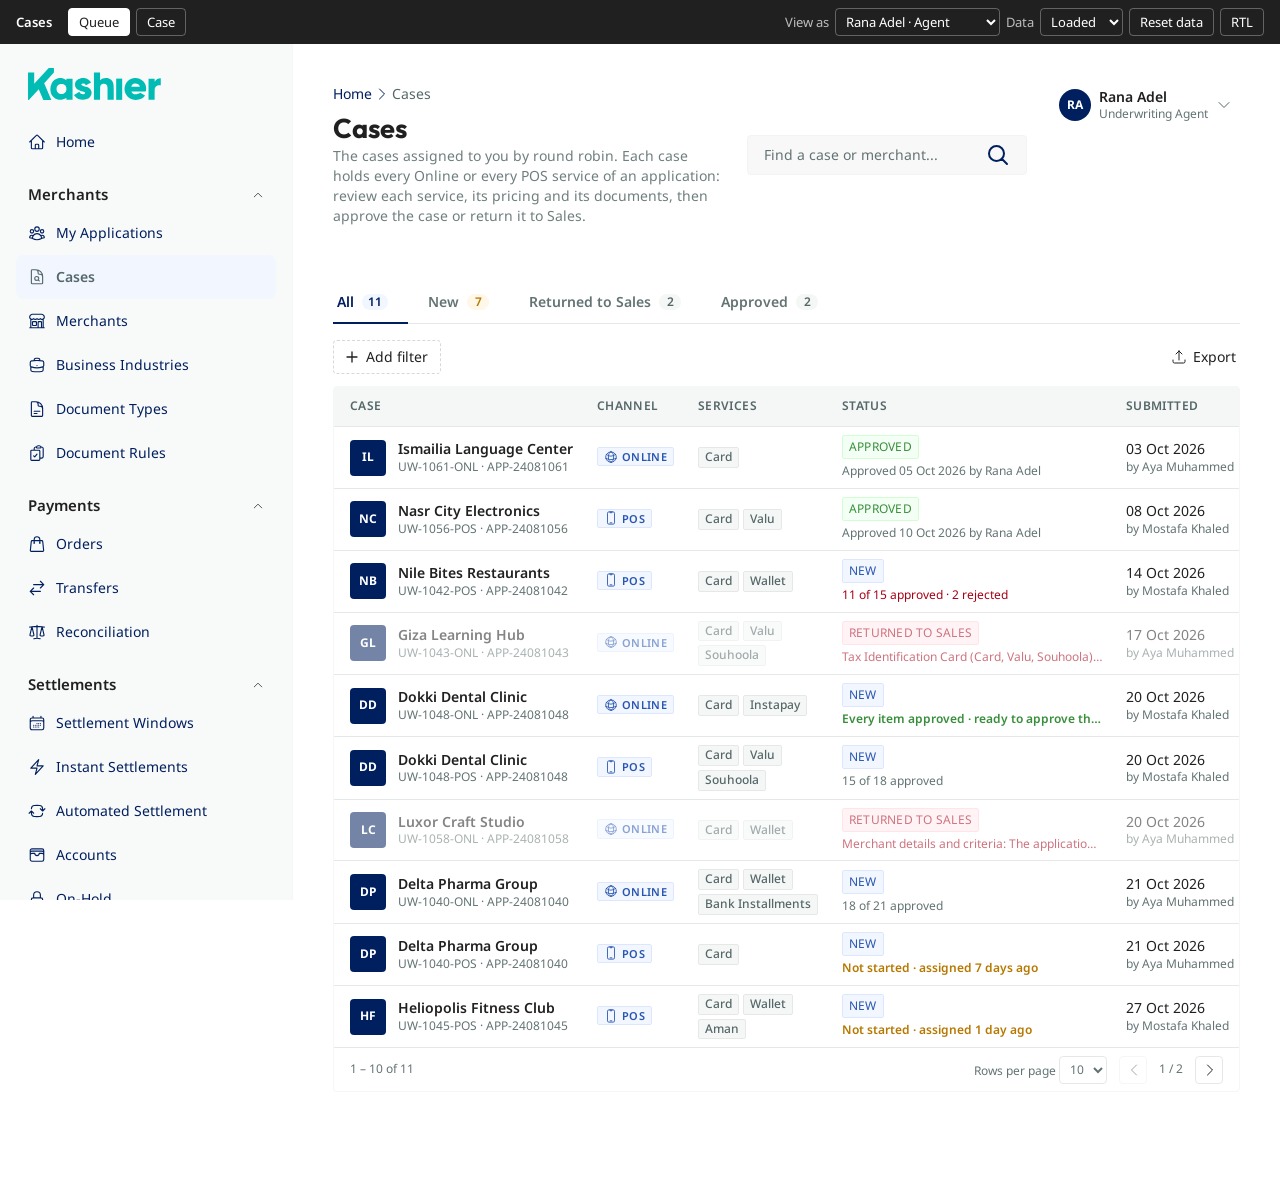
<file: index.html>
<!DOCTYPE html>
<html lang="en">
<head>
<meta charset="UTF-8">
<meta name="viewport" content="width=device-width, initial-scale=1">
<title>Kashier Cases prototype</title>
<meta http-equiv="refresh" content="0; url=cases/index.html">
</head>
<body>
<p><a href="cases/index.html">Open the Cases prototype</a></p>
</body>
</html>
</file>
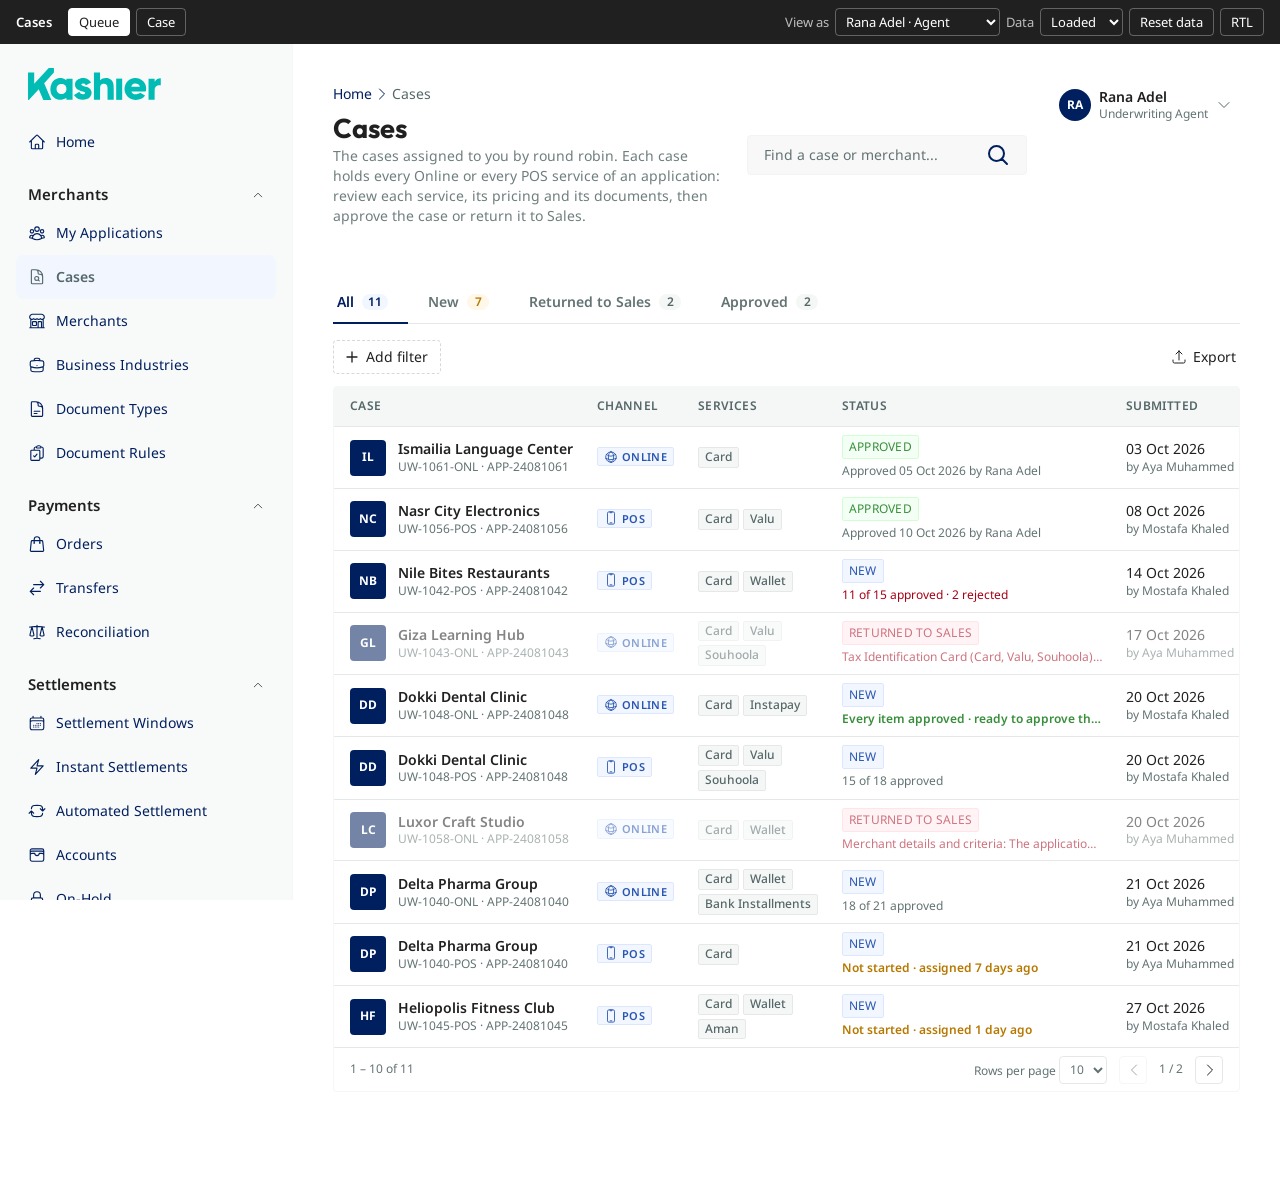
<file: cases/index.html>
<!DOCTYPE html>
<html lang="en" dir="ltr">
<head>
<meta charset="UTF-8">
<meta name="viewport" content="width=device-width, initial-scale=1">
<title>Cases</title>
<link rel="preconnect" href="https://fonts.googleapis.com">
<link rel="preconnect" href="https://fonts.gstatic.com" crossorigin>
<link href="https://fonts.googleapis.com/css2?family=Outfit:wght@400;600;700&family=Noto+Sans:wght@400;500;600;700&family=Noto+Naskh+Arabic:wght@400;600&display=swap" rel="stylesheet">
<link rel="stylesheet" href="../sales-applications/shared/base.css">
<link rel="stylesheet" href="../sales-applications/shared/sa.css">
<link rel="stylesheet" href="../components/filter-bar.css">
<style>
  /* Cases list: a list page (tables.md), one row per case */
  .wrap { max-width: 1600px; margin-inline: auto; display: flex; flex-direction: column; gap: 24px; }
  .wrap > [data-live="body"] { min-width: 0; display: flex; flex-direction: column; gap: 16px; }
  .lnav { display: flex; flex-direction: column; gap: 16px; min-width: 0; }
  .stabs { display: flex; gap: 0; overflow-x: auto; scrollbar-width: none; background: linear-gradient(var(--border), var(--border)) left bottom / 100% 1px no-repeat; background-attachment: local; }
  .stabs::-webkit-scrollbar { display: none; }
  .stabs button { display: inline-flex; align-items: center; gap: 8px; padding: 10px 20px; border: 0; background: none; font-weight: 600; color: var(--muted-fg); border-block-end: 2px solid transparent; white-space: nowrap; flex-shrink: 0; }
  .stabs button:first-child { padding-inline-start: 4px; }
  .stabs button:hover { color: var(--foreground); }
  .stabs button[aria-selected="true"] { color: var(--primary); border-color: var(--primary); }
  .stabs .c { font-size: 12px; font-weight: 600; min-width: 22px; padding: 0 6px; border-radius: 99px; background: var(--muted); color: var(--cadet-base); text-align: center; }
  .stabs [aria-selected="true"] .c { background: var(--primary-10); color: var(--primary); }
  .stabs .c.attn { background: var(--mango-10); color: var(--mango-70); }

  /* topbar search (layout.md §6b): 370px from 1440, 280px at 1280, a full-width row under the title below that */
  .hdr { flex-wrap: wrap; }
  .hdr .tsearch { align-self: center; display: flex; }
  .hdr .tsearch.kf-search { width: 280px; max-width: none; flex: 0 0 auto; }
  @media (min-width: 1440px) { .hdr .tsearch.kf-search { width: 370px; } }
  @media (max-width: 1279px) { .hdr .tsearch { order: 3; flex-basis: 100%; } .hdr .tsearch.kf-search { width: 100%; } }
  .lcard { background: var(--white); border: 1px solid var(--border-subtle); border-radius: var(--radius); min-width: 0; overflow: hidden; }

  table.dt.uwq { min-width: 940px; }
  .dt td { cursor: pointer; }
  .dt th, .dt td { padding-inline: 12px; }
  .dt th:first-child, .dt td:first-child { padding-inline-start: 16px; min-width: 250px; }
  .dt .mer { display: flex; align-items: center; gap: 12px; }
  .dt .mer .two { min-width: 0; }
  .dt .two .p { font-weight: 600; white-space: nowrap; }
  .dt .mer .two .s { white-space: nowrap; overflow: hidden; text-overflow: ellipsis; max-width: 220px; }
  .mav { width: 36px; height: 36px; border-radius: 4px; background: var(--primary); color: var(--white); display: grid; place-items: center; font-size: 12px; font-weight: 700; flex-shrink: 0; }
  .dt td.num { white-space: nowrap; }
  .dt td.go { width: 40px; padding-inline: 4px 12px; color: var(--cadet-base); }
  .dt tr:focus-visible td { background: var(--primary-10); outline: none; }
  /* returned to Sales: view only until Sales resubmits it */
  .dt tr.dim td { opacity: .55; }
  .rc.dim { opacity: .6; }
  .svcs { display: flex; flex-wrap: wrap; gap: 4px; max-width: 260px; }
  .svcs .tag { text-transform: none; letter-spacing: 0; font-weight: 500; font-size: 12px; }
  .sub2 { display: block; margin-block-start: 4px; font-size: 12px; color: var(--muted-fg); max-width: 260px; white-space: nowrap; overflow: hidden; text-overflow: ellipsis; }
  .sub2.h { color: var(--destructive); }
  .sub2.m { color: var(--mango-70); font-weight: 600; }
  .sub2.ok { color: var(--lemon-80); font-weight: 600; }
  .who { display: inline-flex; align-items: center; gap: 8px; white-space: nowrap; }
  .who .av { width: 28px; height: 28px; border-radius: 50%; background: var(--primary-10); color: var(--primary); display: grid; place-items: center; font-size: 11px; font-weight: 700; }
  .pager select { border: 1px solid var(--border); border-radius: 4px; height: 28px; padding: 0 6px; background: var(--white); }
  @media (pointer: coarse) { .pager select { height: 44px; } }
  .skel-row td span { display: block; height: 12px; border-radius: 2px; background: linear-gradient(90deg, var(--muted) 0%, #ECEEEE 50%, var(--muted) 100%); background-size: 200% 100%; animation: sk 1s linear infinite; }

  /* below 1280: record cards (lists.md §1), 2-up on tablets */
  .rcards-l { display: none; }
  @media (max-width: 1279px) {
    .tscroll { display: none; }
    .rcards-l { display: grid; grid-template-columns: 1fr; gap: 8px; padding: 12px; }
    .rc { display: flex; flex-direction: column; gap: 8px; padding: 12px; border: 1px solid var(--border); border-radius: var(--radius); background: var(--white); text-align: start; width: 100%; color: var(--foreground); }
    .rc:active { background: var(--primary-10); }
    .rc .top { display: flex; align-items: center; gap: 12px; }
    .rc .top .t { flex: 1; min-width: 0; display: flex; flex-direction: column; }
    .rc .top .t b { font-weight: 600; }
    .rc .top .t span, .rc .meta { font-size: 12px; color: var(--muted-fg); }
    .rc .meta { display: flex; flex-wrap: wrap; gap: 4px 12px; }
    .rc .svcs { max-width: none; }
  }
  @media (min-width: 768px) and (max-width: 1279px) { .rcards-l { grid-template-columns: 1fr 1fr; } }
  @media (max-width: 767px) { .pager .rpp { display: none; } }
</style>
</head>
<body>
<script src="../components/filter-bar.js"></script>
<script src="../sales-applications/shared/agent-icons.js"></script>
<script src="../sales-applications/shared/sa-core.js"></script>
<script src="shared/uw-core.js"></script>
<script src="shared/uw-queue.js"></script>
<script>
(function () {
  const { esc } = SA;
  let data = 'loaded';
  const V = {
    key: 'uw-queue', nav: 'Cases', protoTitle: 'Cases', pages: UW.PAGES, me: () => UW.me(),
    protoControls: () => `<label class="lbl" for="uwAs">View as</label><select id="uwAs">${Object.values(UW.USERS).map(u => `<option value="${u.key}" ${UW.me().key === u.key ? 'selected' : ''}>${esc(u.name)} · ${u.manager ? 'Manager' : 'Agent'}</option>`).join('')}</select><label class="lbl" for="dstate">Data</label><select id="dstate">${['loaded', 'loading', 'empty'].map(d => `<option value="${d}" ${data === d ? 'selected' : ''}>${d[0].toUpperCase() + d.slice(1)}</option>`).join('')}</select><button type="button" id="uwReset">Reset data</button>`,
    bindProto() {
      document.getElementById('uwAs').onchange = e => { UW.setMe(e.target.value); UWQueue.reset(); SA.rerender(); SA.toast('Viewing as ' + UW.me().name); };
      document.getElementById('dstate').onchange = e => { data = e.target.value; UWQueue.setData(data); SA.rerender(); };
      document.getElementById('uwReset').onclick = () => { UW.resetAll(); location.reload(); };
    },
    render() { UWQueue.render(document.getElementById('page')); },
    chg: UWQueue.chg,
    act: UWQueue.act
  };
  document.addEventListener('click', e => { const tr = e.target.closest('tr[data-href]'); if (tr) location.href = tr.dataset.href; });
  document.addEventListener('keydown', e => { const tr = e.target.closest && e.target.closest('tr[data-href]'); if (tr && (e.key === 'Enter' || e.key === ' ')) { e.preventDefault(); location.href = tr.dataset.href; } });
  SA.mount(V);
})();
</script>
</body>
</html>
</file>
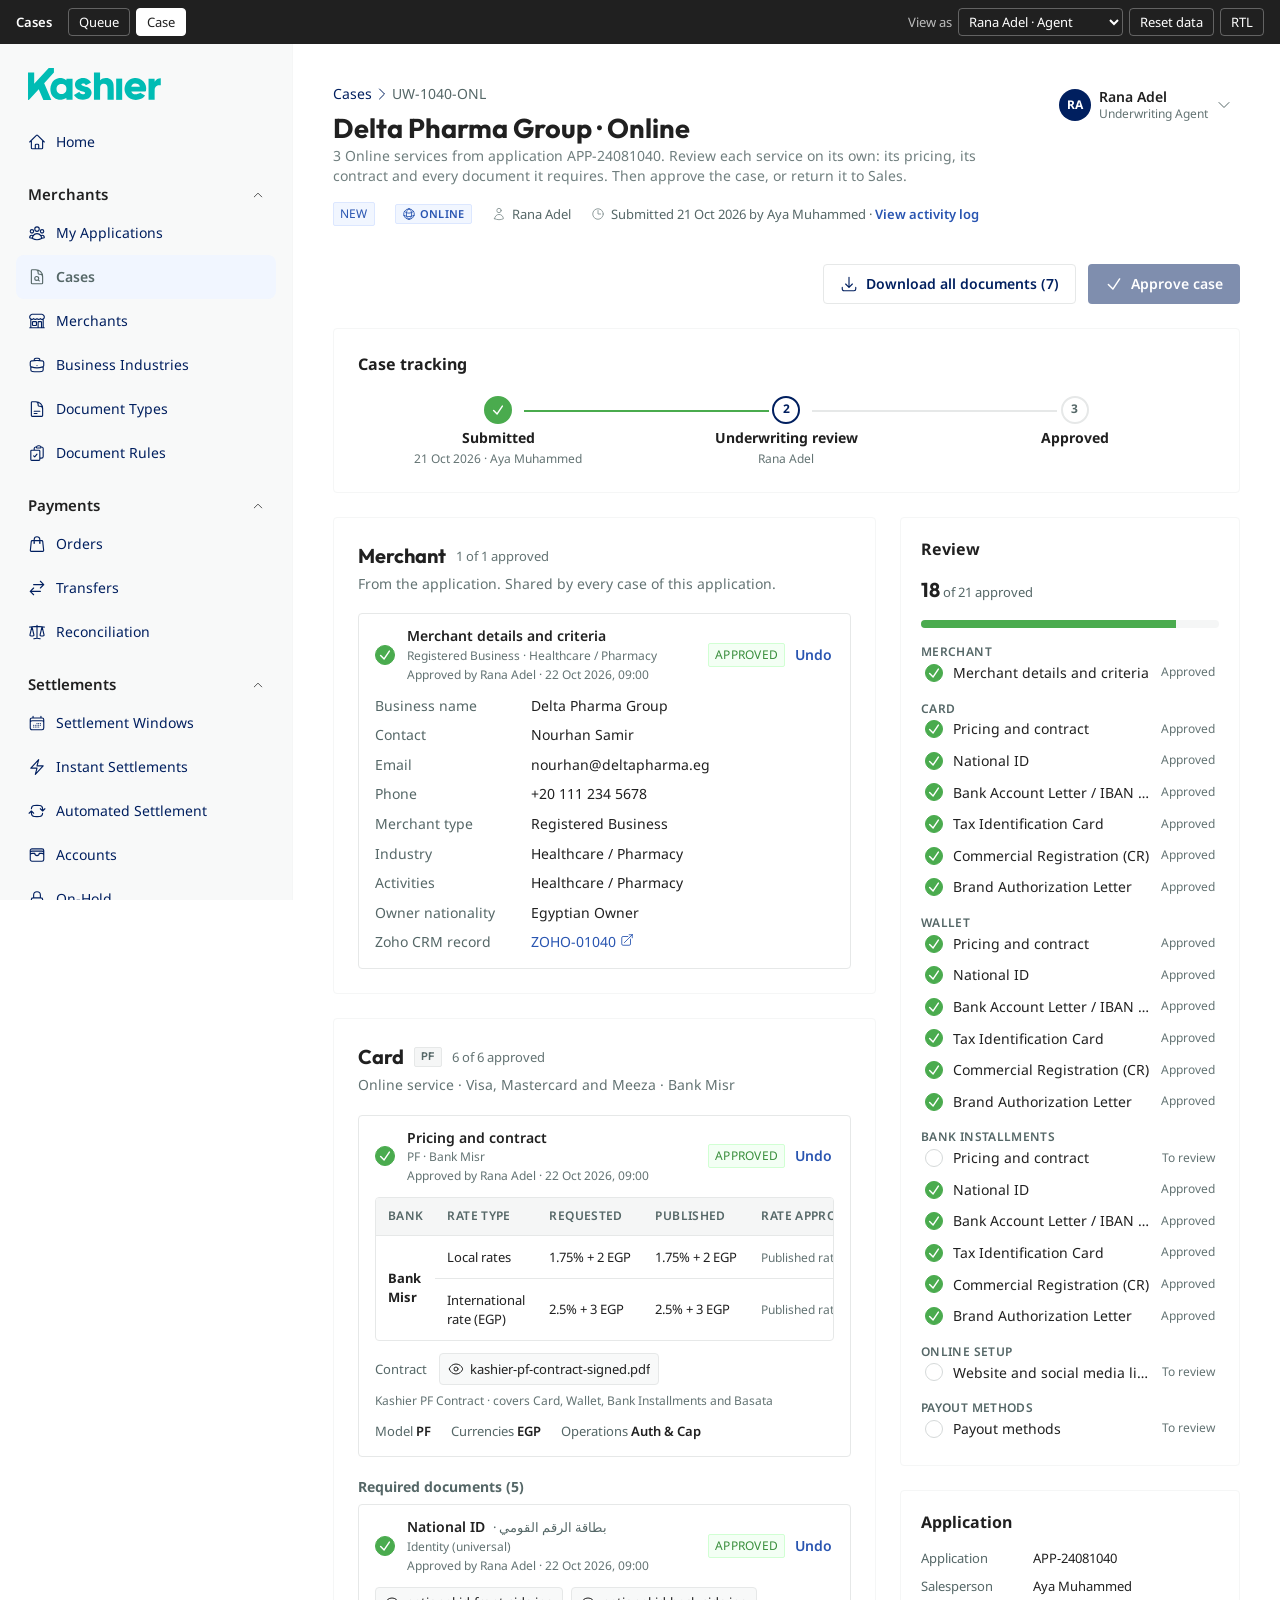
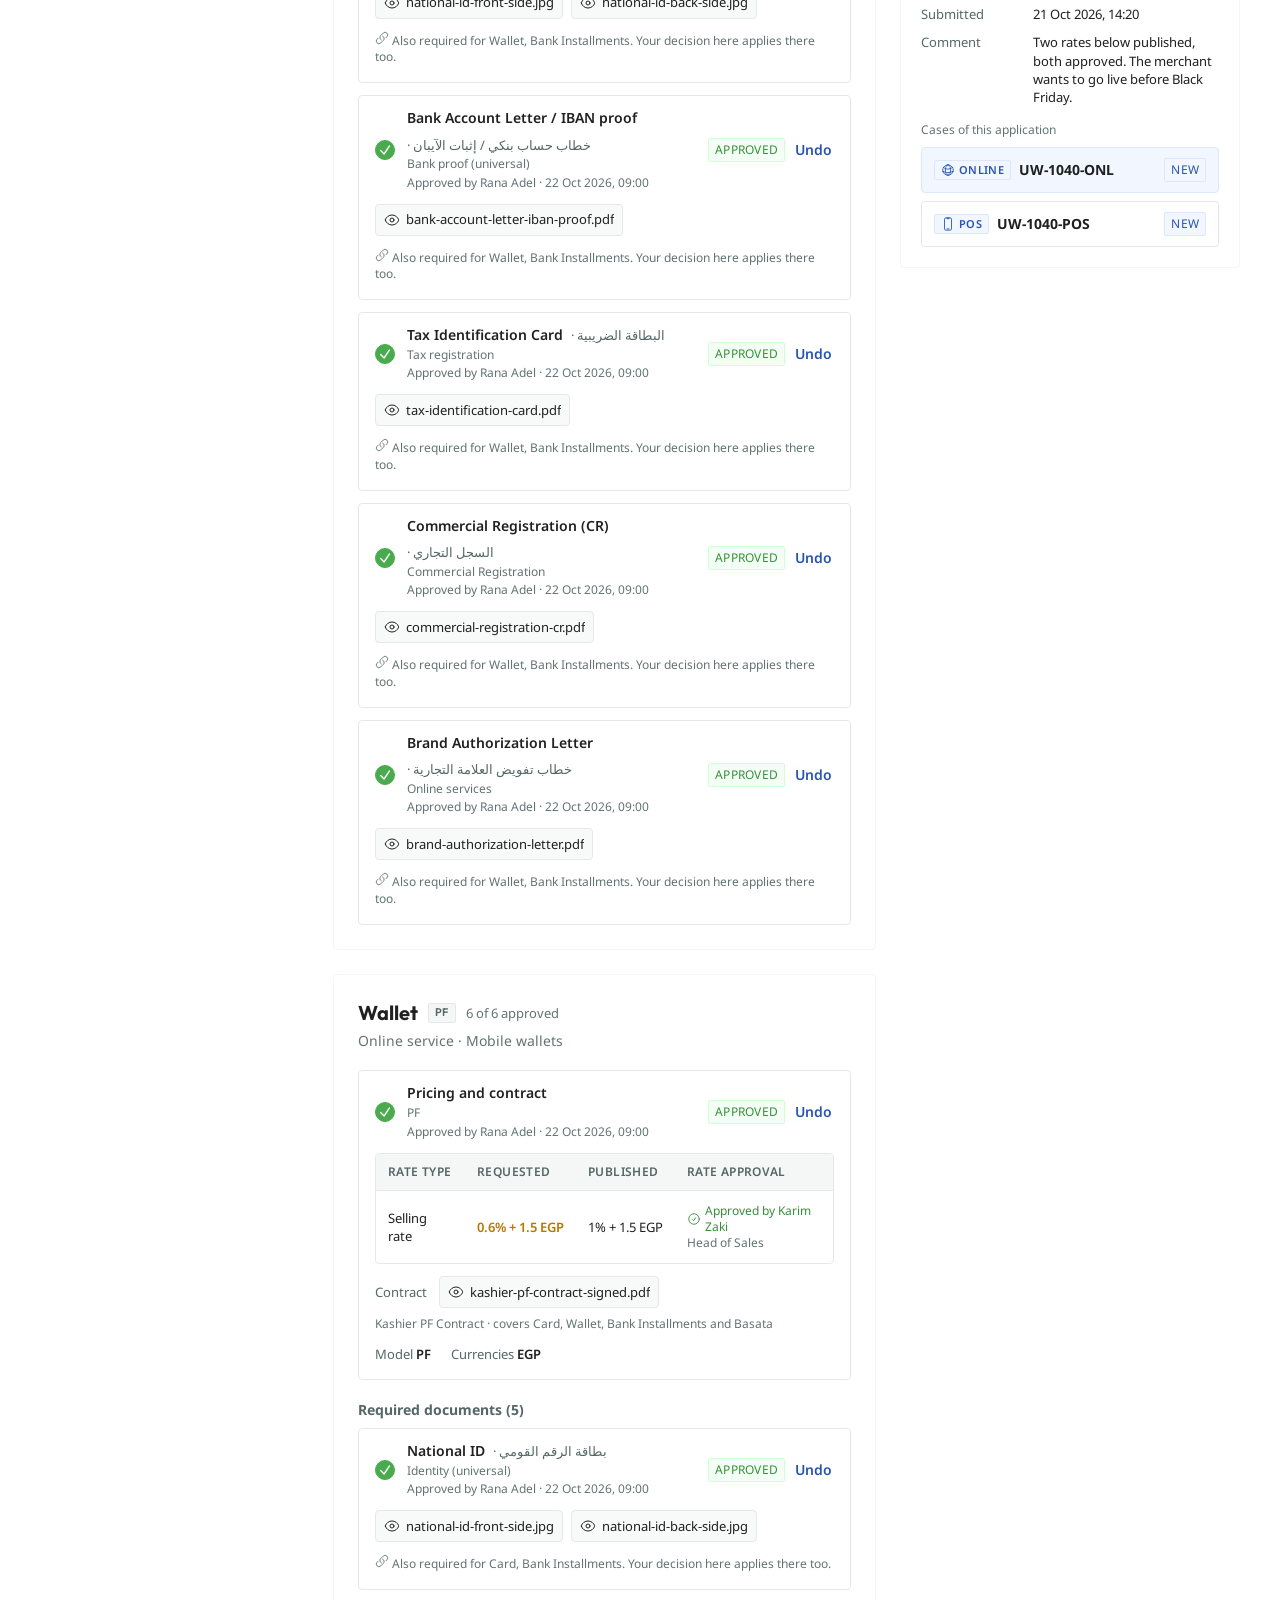
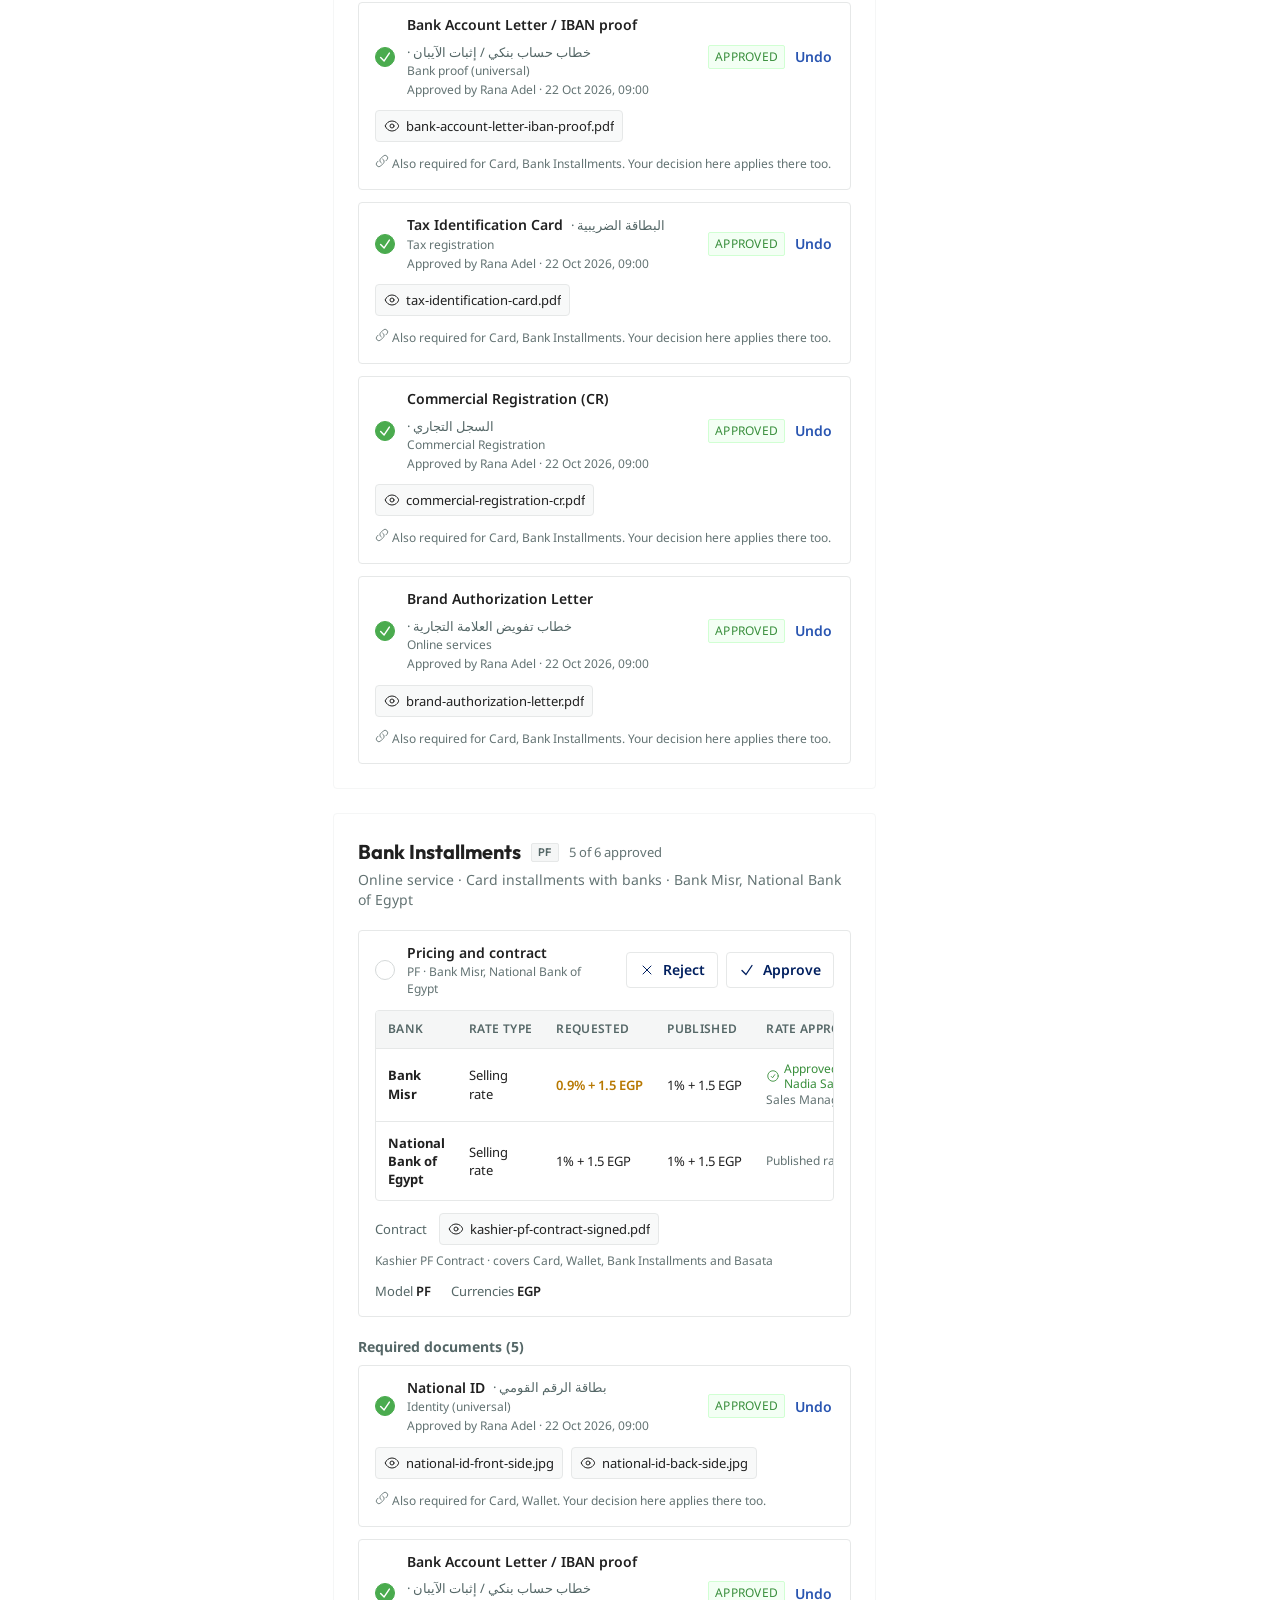
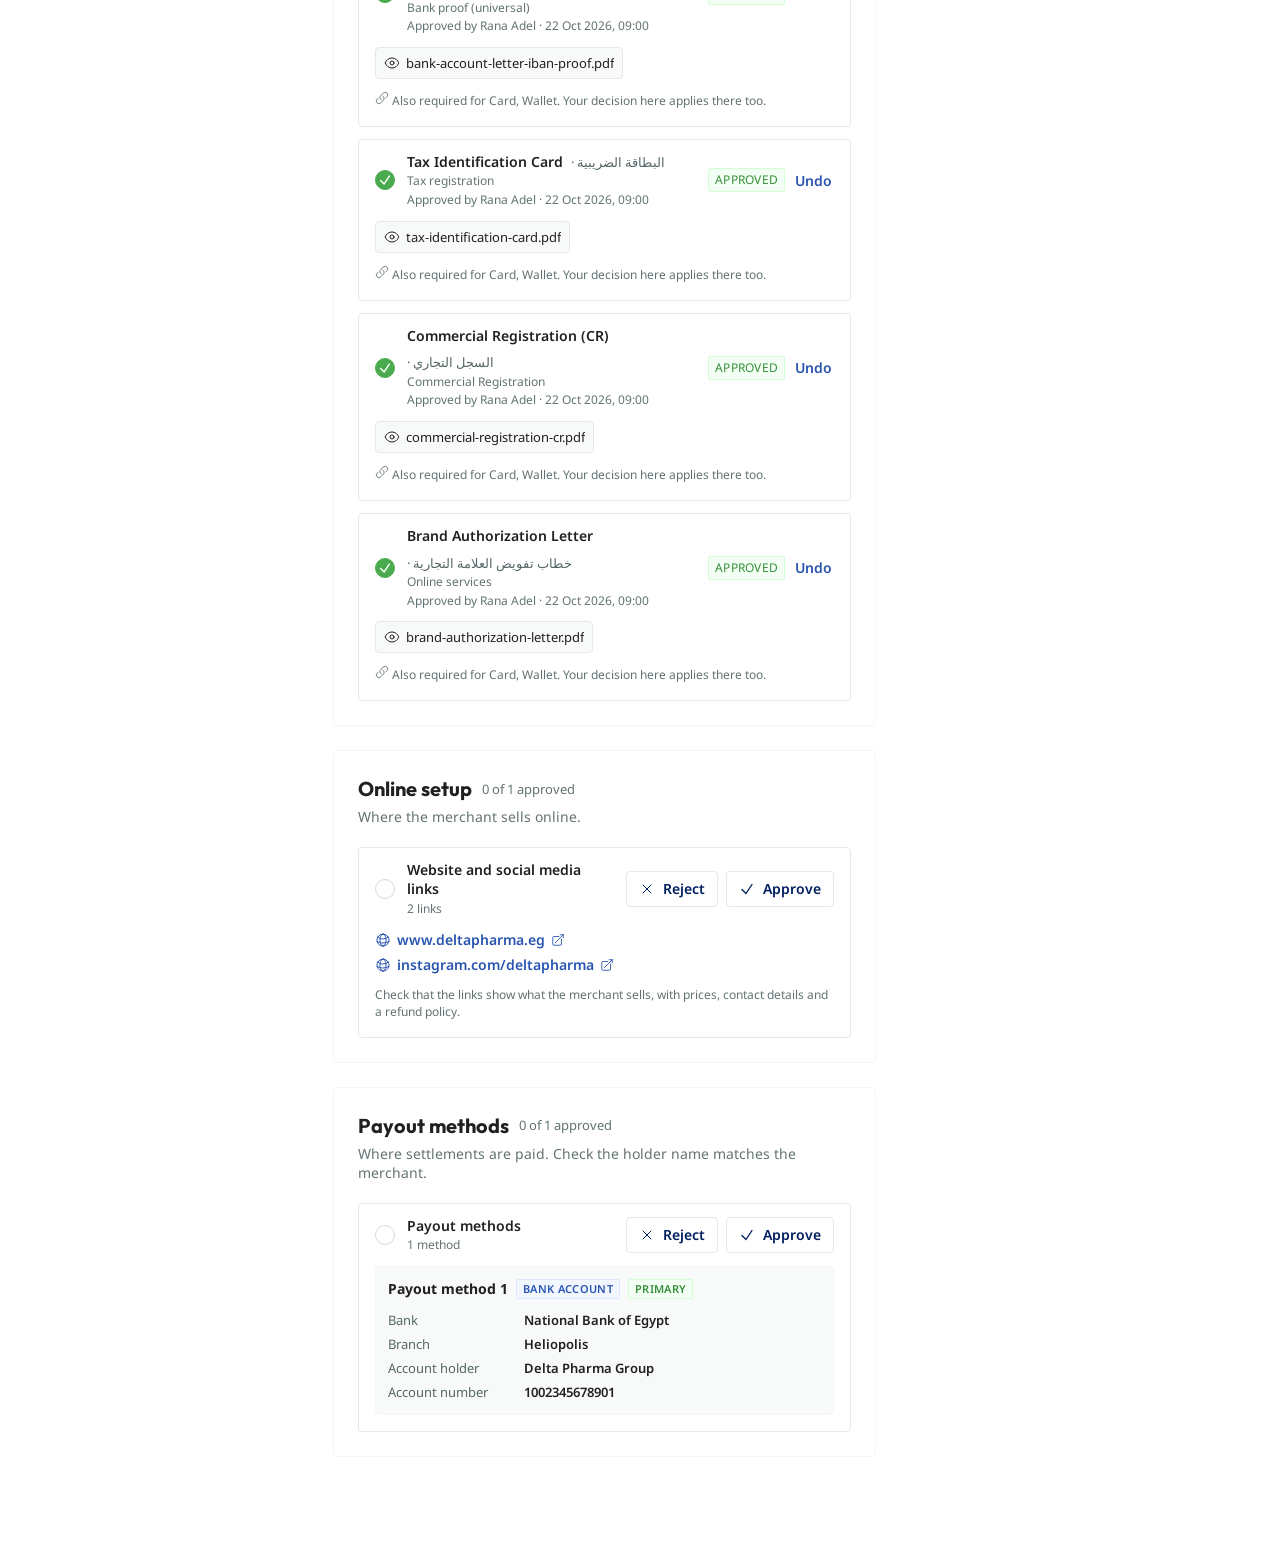
<file: cases/case.html>
<!DOCTYPE html>
<html lang="en" dir="ltr">
<head>
<meta charset="UTF-8">
<meta name="viewport" content="width=device-width, initial-scale=1">
<title>Underwriting Case</title>
<link rel="preconnect" href="https://fonts.googleapis.com">
<link rel="preconnect" href="https://fonts.gstatic.com" crossorigin>
<link href="https://fonts.googleapis.com/css2?family=Outfit:wght@400;600;700&family=Noto+Sans:wght@400;500;600;700&family=Noto+Naskh+Arabic:wght@400;600&display=swap" rel="stylesheet">
<link rel="stylesheet" href="../sales-applications/shared/base.css">
<link rel="stylesheet" href="../sales-applications/shared/sa.css">
<style>
  /* One underwriting case: a detail page (layout.md §7b, 1305), the case sections and a review aside at xl */
  .wrap { max-width: 1305px; margin-inline: auto; display: flex; flex-direction: column; gap: 24px; }
  .ph > .ph-row { justify-content: flex-end; }
  .cgrid { display: grid; gap: 24px; grid-template-columns: minmax(0, 1fr); align-items: start; }
  .cmain, .caside { display: flex; flex-direction: column; gap: 24px; min-width: 0; }
  @media (min-width: 1280px) { .cgrid { grid-template-columns: minmax(0, 1fr) 340px; } }
  /* below xl the review progress comes first, so the reviewer sees what is left before the sections */
  @media (max-width: 1279px) { .caside { order: -1; } }
  .banner.warn { border-color: var(--mango-20); background: var(--mango-10); }
  .banner.warn > svg { color: var(--mango-70); flex-shrink: 0; }
  .banner.ok > svg { color: var(--lemon-80); flex-shrink: 0; }
  .banner > svg { flex-shrink: 0; color: var(--link); }
  .banner b { display: block; }
  .rj-banner .rj li { display: flex; gap: 8px; align-items: baseline; }
  .proto-note { font-size: 12px; color: var(--muted-fg); }

  /* section heading row: title, count, then the tools on the end */
  .rvs > .sub-h { margin-block: 8px -4px; color: var(--cadet-base); }
  .sec-h .cnt { font-family: var(--font-body); font-size: 13px; font-weight: 400; color: var(--muted-fg); }
  .rvs { display: flex; flex-direction: column; gap: 12px; }
  /* one review item: name and controls on top, its content under it */
  .rv { border: 1px solid var(--border); border-radius: var(--radius); background: var(--white); scroll-margin-top: 96px; }
  .rv.bad { border-color: #FFD0D6; }
  .rv.hi { box-shadow: 0 0 0 2px var(--primary); }
  .rv-h { display: flex; align-items: center; gap: 12px; padding: 12px 16px; flex-wrap: wrap; }
  .rv-h .t { flex: 1; min-width: 200px; display: flex; flex-direction: column; gap: 2px; }
  .rv-h .t b { font-weight: 600; display: flex; align-items: center; gap: 8px; flex-wrap: wrap; }
  .rv-h .t .ar { font-size: 13px; font-weight: 400; color: var(--cadet-base); }
  .rv-h .t .m { font-size: 12px; color: var(--muted-fg); }
  .rv-a { display: flex; align-items: center; gap: 8px; flex-wrap: wrap; }
  .rv-b { padding: 0 16px 16px; display: flex; flex-direction: column; gap: 12px; }
  .rv-n { margin: 0 16px 12px; padding: 10px 12px; border-radius: var(--radius); font-size: 13px; display: flex; gap: 8px; align-items: flex-start; flex-wrap: wrap; }
  .rv-n.bad { background: var(--error-10); color: var(--destructive); }
  .rv-n.bad span { color: var(--foreground); flex: 1; min-width: 200px; }
  .rv-n.ok { background: var(--lemon-10); color: var(--lemon-80); }
  .rv-f { margin: 0 16px 12px; display: flex; gap: 8px; flex-wrap: wrap; }
  .rv-f .inp { flex: 1; min-width: 220px; }
  .vby { font-size: 12px; color: var(--muted-fg); }
  .dot { width: 20px; height: 20px; border-radius: 50%; border: 1.5px solid var(--cadet-07); display: inline-grid; place-items: center; color: var(--white); flex-shrink: 0; }
  .dot.ok { background: var(--success); border-color: var(--success); }
  .dot.flag { background: var(--destructive); border-color: var(--destructive); }
  .also { font-size: 12px; color: var(--cadet-base); display: inline-flex; gap: 4px; align-items: center; }

  /* rates */
  .rscroll { overflow-x: auto; border: 1px solid var(--border); border-radius: var(--radius); }
  .rtbl th, .rtbl td.num { white-space: nowrap; }
  .rtbl td { font-size: 13px; }
  .rtbl .below { color: var(--mango-70); font-weight: 600; }
  .svc-con { display: flex; align-items: center; gap: 8px 12px; flex-wrap: wrap; font-size: 13px; }
  .svc-con .k { color: var(--cadet-base); }
  .svc-opts { display: flex; flex-wrap: wrap; gap: 6px 20px; font-size: 13px; color: var(--cadet-base); }
  .svc-opts b { color: var(--foreground); font-weight: 600; }
  .files { display: flex; gap: 8px; flex-wrap: wrap; }
  .fbtn { display: inline-flex; align-items: center; gap: 6px; height: 32px; padding-inline: 8px; border: 1px solid var(--border); border-radius: 4px; background: var(--bg); font-size: 13px; color: var(--foreground); max-width: 280px; }
  .fbtn span { overflow: hidden; text-overflow: ellipsis; white-space: nowrap; }
  .fbtn:hover { border-color: var(--primary); color: var(--primary); }
  .fbtn:active { background: var(--primary-10); }
  .links { display: flex; flex-direction: column; gap: 6px; }
  .links a { display: inline-flex; gap: 6px; align-items: center; font-weight: 600; overflow-wrap: anywhere; }
  /* payout methods fill the frame: one method takes the full width, two or more share it, and they stack when narrow */
  .pays { display: grid; gap: 12px; grid-template-columns: repeat(auto-fit, minmax(min(100%, 300px), 1fr)); }
  .pay { border: 1px solid var(--border-subtle); background: var(--bg); border-radius: var(--radius); padding: 12px; display: flex; flex-direction: column; gap: 8px; font-size: 13px; min-width: 0; }
  .pay b { display: flex; gap: 8px; align-items: center; flex-wrap: wrap; font-size: 14px; }
  .pay .dl { grid-template-columns: minmax(120px, max-content) minmax(0, 1fr); gap: 6px 16px; margin-block-start: 4px; }
  .pay .dl dd { overflow-wrap: anywhere; }
  .pay .dl dd { font-weight: 600; }

  /* aside */
  .acard { padding: 20px; display: flex; flex-direction: column; gap: 16px; }
  .acard h2 { font-family: var(--font-body); font-size: 16px; font-weight: 700; }
  .bar { height: 8px; border-radius: 99px; background: var(--muted); overflow: hidden; display: flex; }
  .bar i { display: block; height: 100%; background: var(--success); }
  .bar i.f { background: var(--destructive); }
  .pnum { display: flex; justify-content: space-between; gap: 12px; font-size: 13px; color: var(--cadet-base); }
  .pnum b { font-size: 20px; color: var(--foreground); font-family: var(--font-display); }
  .ck { display: flex; flex-direction: column; gap: 12px; }
  .ck h3 { font-family: var(--font-body); font-size: 12px; font-weight: 600; text-transform: uppercase; letter-spacing: .03em; color: var(--cadet-base); margin-block-end: -4px; }
  .ck ul { list-style: none; margin: 0; padding: 0; display: flex; flex-direction: column; }
  .ck button { width: 100%; display: flex; align-items: center; gap: 10px; padding: 6px 4px; border: 0; background: none; text-align: start; border-radius: 4px; color: var(--foreground); }
  .ck button:hover { background: var(--primary-10); }
  .ck button:active { background: var(--ocean-20); }
  .ck button .l { flex: 1; min-width: 0; overflow: hidden; text-overflow: ellipsis; white-space: nowrap; }
  .ck button .s { font-size: 12px; color: var(--muted-fg); }
  .ck button .s.bad { color: var(--destructive); }
  .ck .dot { width: 18px; height: 18px; }
  .sib { display: flex; flex-direction: column; gap: 8px; }
  .sib a, .sib div { display: flex; align-items: center; gap: 8px; padding: 10px 12px; border: 1px solid var(--border); border-radius: var(--radius); color: var(--foreground); flex-wrap: wrap; }
  .sib a:hover { border-color: var(--primary); }
  .sib .sp { flex: 1; }
  .sib .cur { background: var(--primary-10); border-color: var(--ocean-20); }
  .aside-dl { grid-template-columns: minmax(96px, auto) 1fr; font-size: 13px; }
  .who { display: inline-flex; align-items: center; gap: 8px; }
  .who .av { width: 28px; height: 28px; border-radius: 50%; background: var(--primary-10); color: var(--primary); display: grid; place-items: center; font-size: 11px; font-weight: 700; }

  /* doc preview */
  .pv { border: 1px solid var(--border); border-radius: var(--radius); background: var(--bg); min-height: 320px; display: grid; place-items: center; text-align: center; padding: 24px; color: var(--cadet-base); }
  .pv .ei { width: 56px; height: 56px; border-radius: 50%; background: var(--primary-10); color: var(--primary); display: grid; place-items: center; margin: 0 auto 12px; }
  .btn[aria-disabled="true"] { opacity: .5; }
  /* a case returned to Sales is read-only: its content is dimmed until Sales resubmits it */
  .cgrid.dim .cmain, .cgrid.dim .caside .acard:first-child { opacity: .55; }
  @media (pointer: coarse) { .ck button, .fbtn { min-height: 44px; } }
</style>
</head>
<body>
<script src="../sales-applications/shared/agent-icons.js"></script>
<script src="../sales-applications/shared/sa-core.js"></script>
<script src="shared/uw-core.js"></script>
<script>
(function () {
  const { esc } = SA, icon = UW.icon;
  const qs = new URLSearchParams(location.search);
  const ID = qs.get('id') || 'UW-1040-ONL';
  let flagFor = '', hi = '';
  /* The review groups of a case: the merchant, then each service on its own (pricing, contract and its documents), the channel setup and the payout. */
  const groupsOf = c => [['merchant', 'Merchant']].concat(c.svcIds.map(id => ['svc:' + id, UW.nmOf(id)]), [['setup', c.ch + ' setup'], ['payout', 'Payout methods']]);
  const fmtN = v => String(Math.round(Number(v) * 100) / 100);
  const rateTxt = r => `${fmtN(r.rate)}% + ${fmtN(r.fee)} EGP`;

  /* ---------- Review controls ---------- */
  function stateChip(i) {
    if (i.state === 'ok') return '<span class="sc ok">Approved</span>';
    if (i.state === 'flag') return `<span class="sc bad">${i.auto ? 'Missing' : 'Rejected'}</span>`;
    return '<span class="sc neu">Not reviewed</span>';
  }
  const dot = st => `<span class="dot ${st === 'todo' ? '' : st}" aria-hidden="true">${st === 'ok' ? icon('tick', 'ic-14', 2.5) : st === 'flag' ? icon('x', 'ic-14', 2.5) : ''}</span>`;
  /* The same item in the other case of this application (merchant, payout, shared documents): a hint, each case is reviewed on its own. */
  function alsoIn(c, i) {
    if (i.group.startsWith('svc:') || i.key === 'web' || i.key === 'pos') return '';
    const s = UW.siblings(c).map(x => ({ x, it: UW.items(x).find(y => y.key === i.key) })).find(o => o.it && o.it.state === 'ok');
    return s ? `<span class="also">${icon('check', 'ic-14')}Approved in the ${s.x.ch} case by ${esc(s.it.by)}</span>` : '';
  }
  function rv(c, i, body, extraHead = '') {
    const can = UW.canReview(c);
    const act = !can ? stateChip(i)
      : i.state === 'ok' ? `${stateChip(i)}<button type="button" class="link-btn" data-act="cClear" data-k="${esc(i.key)}" data-l="${esc(i.label)}">Undo</button>`
      : i.state === 'flag' ? stateChip(i)
      : `<button type="button" class="btn btn-outline btn-sm" data-act="cFlagOpen" data-k="${esc(i.key)}">${icon('x', 'ic-16')}Reject</button><button type="button" class="btn btn-outline btn-sm" data-act="cVerify" data-k="${esc(i.key)}" data-l="${esc(i.label)}">${icon('tick', 'ic-16', 2)}Approve</button>`;
    const note = i.state === 'flag' ? `<div class="rv-n bad">${icon(i.auto ? 'warn' : 'xcircle', 'ic-16')}<span><b>${i.auto ? 'Missing' : 'Rejected'}:</b> ${esc(i.auto ? i.reason.replace(/\.?$/, '.') : i.reason)}${i.auto ? ' Return the case to Sales to request it.' : ''}${!i.auto && i.by ? ` <span class="vby">· ${esc(i.by)}, ${UW.fmtDT(i.at)}</span>` : ''}</span>${can && !i.auto ? `<button type="button" class="link-btn" data-act="cClear" data-k="${esc(i.key)}" data-l="${esc(i.label)}">Undo rejection</button>` : ''}</div>` : '';
    const form = flagFor === i.key ? `<div class="rv-f"><label class="sr-only" for="flagReason">Why is ${esc(i.label)} rejected?</label><input class="inp" id="flagReason" placeholder="What is wrong, and what Sales should fix" autofocus><button type="button" class="btn btn-danger btn-sm" data-act="cFlag" data-k="${esc(i.key)}" data-l="${esc(i.label)}">Reject</button><button type="button" class="btn btn-ghost btn-sm" data-act="cFlagCancel">Cancel</button></div>` : '';
    const by = i.state === 'ok' && i.by ? `<span class="vby">Approved by ${esc(i.by)} · ${UW.fmtDT(i.at)}</span>` : alsoIn(c, i);
    return `<div class="rv ${i.state === 'flag' ? 'bad' : ''} ${hi === i.key ? 'hi' : ''}" id="rv-${esc(i.key).replace(/[^\w-]/g, '_')}">
      <div class="rv-h">${dot(i.state)}<div class="t"><b>${esc(i.short || i.label)}${extraHead}</b>${i.sub ? `<span class="m">${esc(i.sub)}</span>` : ''}${by}</div><div class="rv-a">${act}</div></div>
      ${note}${form}${body ? `<div class="rv-b">${body}</div>` : ''}</div>`;
  }
  const fileBtn = (name, doc, key = '') => `<button type="button" class="fbtn" data-act="cView" data-f="${esc(name)}" data-d="${esc(doc || '')}" data-k="${esc(key)}">${icon('eye', 'ic-16')}<span>${esc(name)}</span></button>`;

  /* ---------- Sections ---------- */
  function secHead(id, title, list, sub, tools = '') {
    const done = list.filter(i => i.state === 'ok').length;
    return `<div class="sec-h"><div class="tt"><h2 id="${id}H">${title}<span class="cnt">${done} of ${list.length} approved</span></h2>${sub ? `<p>${sub}</p>` : ''}</div>${tools}</div>`;
  }
  /* Every file in the case, once each: its documents, the signed PF contracts and the store image. */
  function caseFiles(c) {
    const out = [], add = (name, what) => { if (name && !out.some(f => f.name === name)) out.push({ name, what }); };
    UW.items(c).forEach(i => {
      if (i.doc) UW.docFiles(c.app, i.doc, c).forEach(n => add(n, i.doc));
      if (i.contract) add(UW.contractFile(c.app, i.contract, c.local), i.contract);
    });
    if (c.ch === 'POS') add(c.app.storeImage, 'Store Image');
    return out;
  }
  function merchantSec(c, list) {
    const a = c.app, i = list[0];
    const dl = `<dl class="dl"><dt>Business name</dt><dd>${esc(a.biz)}</dd><dt>Contact</dt><dd>${esc(a.contact)}</dd><dt>Email</dt><dd>${esc(a.email)}</dd><dt>Phone</dt><dd><span dir="ltr">${esc(a.phone)}</span></dd>
      <dt>Merchant type</dt><dd>${esc(a.entity)}</dd><dt>Industry</dt><dd>${esc(a.industry)}</dd><dt>Activities</dt><dd>${a.activities.map(esc).join(', ')}</dd><dt>Owner nationality</dt><dd>${esc(a.owner || 'Not set')}</dd>
      <dt>Zoho CRM record</dt><dd><a href="#" target="_blank" rel="noopener">${esc(a.zoho)} ${icon('ext', 'ic-14')}</a></dd></dl>`;
    return `<section class="card sec" id="s-merchant" aria-labelledby="s-merchantH">${secHead('s-merchant', 'Merchant', list, 'From the application. Shared by every case of this application.')}<div class="rvs">${rv(c, i, dl)}</div></section>`;
  }
  /* One section per service: its pricing and contract, then every document the document rules require for this service,
     each approved or rejected here. A document two services need is reviewed under each of them. */
  function servicesSec(c, list) {
    return c.svcIds.map(id => {
      const s = c.app.svc[id], items = list.filter(i => i.svc === id), pricing = items.find(i => i.key === 'svc:' + id), docs = items.filter(i => i.doc);
      const banked = s.lines.some(l => l.bank), banks = s.lines.map(l => l.bank).filter(Boolean), sid = 's-' + id.replace(/\W/g, '');
      const rows = s.lines.map(l => l.rates.map((r, ri) => `<tr>${banked && ri === 0 ? `<td rowspan="${l.rates.length}"><b>${esc(l.bank)}</b></td>` : ''}<td>${esc(r.label)}</td><td class="num ${r.rate < r.pub ? 'below' : ''}">${rateTxt(r)}</td><td class="num">${rateTxt({ rate: r.pub, fee: r.fee })}</td>
        <td>${r.approval ? `<span class="flag ok">${icon('check', 'ic-14')}Approved by ${esc(r.approval.by)}</span><div class="hint">${esc(r.approval.role)}</div>` : '<span class="hint">Published rate</span>'}</td></tr>`).join('')).join('');
      const con = pricing.contract ? (() => { const f = UW.contractFile(c.app, pricing.contract, c.local); return `<div class="svc-con"><span class="k">Contract</span>${f ? `<div class="files">${fileBtn(f, pricing.contract, pricing.key)}</div><span class="hint">${esc(pricing.contract)}${pricing.contract === 'Kashier PF Contract' ? ' · covers Card, Wallet, Bank Installments and Basata' : ''}</span>` : `<span class="flag h">${icon('warn', 'ic-14')}The ${esc(pricing.contract)} is not attached</span>`}</div>`; })() : '';
      const pBody = `<div class="rscroll"><table class="rtbl"><thead><tr>${banked ? '<th>Bank</th>' : ''}<th>Rate type</th><th>Requested</th><th>Published</th><th>Rate approval</th></tr></thead><tbody>${rows}</tbody></table></div>${con}
        <div class="svc-opts"><span>Model <b>${esc(s.model)}</b></span><span>Currencies <b>${s.currencies.map(esc).join(', ')}</b></span>${s.ops.length ? `<span>Operations <b>${s.ops.map(esc).join(', ')}</b></span>` : ''}</div>`;
      const dBody = d => { const f = UW.docFiles(c.app, d.doc, c); return (f.length ? `<div class="files">${f.map(n => fileBtn(n, d.doc, d.key)).join('')}</div>` : '') + (d.also.length && !d.missing ? `<span class="hint">${icon('link', 'ic-14')} Also required for ${d.also.map(esc).join(', ')}. Your decision here applies there too.</span>` : ''); };
      const sub = [c.ch + ' service', UW.SVC_HINT[UW.nmOf(id)], banks.join(', ')].filter(Boolean).join(' · ');
      return `<section class="card sec" id="${sid}" aria-labelledby="${sid}H">${secHead(sid, `${esc(UW.nmOf(id))} <span class="tag">${esc(s.model)}</span>`, items, esc(sub))}
        <div class="rvs">${rv(c, pricing, pBody)}${docs.length ? `<h3 class="sub-h">Required documents (${docs.length})</h3>` : ''}${docs.map(d => rv(c, d, dBody(d), ` <span class="ar">· <bdi lang="ar">${UW.DOCS[d.doc].ar}</bdi></span>`)).join('')}</div></section>`;
    }).join('');
  }
  function setupSec(c, list) {
    const a = c.app, i = list[0];
    const body = c.ch === 'Online'
      ? `<div class="links">${a.websites.map(w => `<a href="https://${esc(w.replace(/^https?:\/\//, ''))}" target="_blank" rel="noopener">${icon('globe', 'ic-16')}${esc(w)}${icon('ext', 'ic-14')}</a>`).join('')}</div><p class="hint" style="margin:0">Check that the links show what the merchant sells, with prices, contact details and a refund policy.</p>`
      : `<dl class="dl"><dt>POS terminals</dt><dd>${a.terminals}</dd><dt>Store image</dt><dd><div class="files">${fileBtn(a.storeImage, 'Store Image', 'pos')}</div></dd></dl>`;
    return `<section class="card sec" id="s-setup" aria-labelledby="s-setupH">${secHead('s-setup', c.ch === 'Online' ? 'Online setup' : 'POS setup', list, c.ch === 'Online' ? 'Where the merchant sells online.' : 'The terminals requested and the store the bank will visit.')}<div class="rvs">${rv(c, i, body)}</div></section>`;
  }
  function payoutSec(c, list) {
    if (!list.length) return '';
    // Every detail in full, unmasked: Underwriting checks the account against the merchant and the bank letter.
    const row = (k, v, ltr) => `<dt>${k}</dt><dd>${ltr ? `<span class="num" dir="ltr">${esc(v || '—')}</span>` : esc(v || '—')}</dd>`;
    const p = c.app.payouts.map((x, n) => `<div class="pay"><b>Payout method ${n + 1}${x.name ? ': ' + esc(x.name) : ''} <span class="tag info">${x.type === 'bank' ? 'Bank account' : 'E-wallet'}</span>${n === 0 ? '<span class="tag ok">Primary</span>' : ''}</b>
      <dl class="dl">${x.type === 'bank' ? row('Bank', x.bank) + row('Branch', x.branch) + row('Account holder', x.holder) + row('Account number', x.acct, true) : row('Wallet provider', x.provider) + row('Wallet holder', x.wholder) + row('Wallet mobile number', x.mobile, true)}</dl></div>`).join('');
    return `<section class="card sec" id="s-payout" aria-labelledby="s-payoutH">${secHead('s-payout', 'Payout methods', list, 'Where settlements are paid. Check the holder name matches the merchant.')}<div class="rvs">${rv(c, list[0], `<div class="pays">${p}</div>`)}</div></section>`;
  }

  /* ---------- Header, banner, tracking, aside ---------- */
  function header(c) {
    const m = UW.me(), chev = `<svg class="ic-16" viewBox="0 0 24 24" fill="none" stroke="currentColor" stroke-width="1.5" aria-hidden="true">${AGENT_ICONS['chevron-right']}</svg>`;
    return `<header class="hdr"><div class="hdr-l"><nav class="crumb" aria-label="Breadcrumb"><a href="index.html">Cases</a>${chev}<span aria-current="page">${esc(c.id)}</span></nav>
      <h1>${esc(c.app.biz)} · ${c.ch}</h1>
      <p class="desc">${c.svcIds.length} ${c.ch} service${c.svcIds.length === 1 ? '' : 's'} from application ${esc(c.app.id)}. Review each service on its own: its pricing, its contract and every document it requires. Then approve the case, or return it to Sales.</p>
      <div class="ph-meta">${UW.chip(c.status)}${UW.chTag(c.ch)}<span class="mi">${icon('user', 'ic-14')}<span>${esc(c.assignee)}</span></span><span class="mi">${icon('clock', 'ic-14')}<span>Submitted ${UW.fmtDate(c.app.submittedAt)} by ${esc(c.app.sales)} · <button type="button" class="link-btn" data-act="cLog">View activity log</button></span></span></div>
      </div><button type="button" class="profile" aria-label="Account: ${esc(m.name)}"><span class="pav">${m.init}</span><span class="pdata"><span class="pname">${esc(m.name)}</span><span class="pmail">${esc(m.role)}</span></span>${icon('chevron', 'ic-16')}</button></header>`;
  }
  function actions(c) {
    const m = UW.me(), out = [], files = caseFiles(c).length;
    if (files) out.push(`<button type="button" class="btn btn-outline" data-act="cDlAll" title="Every document, signed contract and the store image of this case, as one zip">${icon('download', 'ic')}Download all documents (${files})</button>`);
    if (m.manager && ['New', 'Returned to Sales'].includes(c.status)) out.push(`<button type="button" class="btn btn-outline" data-act="cAssign" aria-haspopup="menu">${icon('userplus', 'ic')}Reassign</button>`);
    // Return to Sales shows once an item is rejected or missing; Approve case needs every item approved.
    if (UW.canReview(c)) { const p = UW.progress(c); out.push(`${p.flagged.length ? `<button type="button" class="btn btn-outline-danger" data-act="cReturn" aria-disabled="${!UW.canReturn(c)}">${icon('uturn', 'ic')}Return to Sales</button>` : ''}<button type="button" class="btn btn-primary" data-act="cApprove" aria-disabled="${!p.ready}">${icon('tick', 'ic', 2)}Approve case</button>`); }
    return out.length ? `<div class="ph-row">${out.join('')}</div>` : '';
  }
  function banner(c) {
    const p = UW.progress(c), L = c.local;
    if (c.status === 'New' && !UW.canReview(c)) return `<div class="banner">${icon('info', 'ic-20')}<div><b>Assigned to ${esc(c.assignee)}. View only.</b><p>Only the assignee or the Underwriting Manager can review this case.${p.flagged.length ? ' ' + p.flagged.length + ' item' + (p.flagged.length === 1 ? ' is' : 's are') + ' rejected or missing.' : ''}</p></div></div>`;
    if (c.status === 'New' && p.flagged.length) return `<div class="banner warn">${icon('xcircle', 'ic-20')}<div><b>${p.flagged.length} item${p.flagged.length === 1 ? '' : 's'} rejected or missing</b><p>The case can't be approved while an item is rejected or missing. Undo a rejection once it is resolved, or return the case to Sales: they get every rejected item with its reason.</p></div></div>`;
    if (c.status === 'New' && p.ready) return `<div class="banner ok">${icon('check', 'ic-20')}<div><b>Every item is approved</b><p>Approve the case to approve the ${c.ch} services.</p></div></div>`;
    if (c.status === 'New' && !p.done) return `<div class="banner">${icon('user', 'ic-20')}<div><b>Assigned to ${esc(c.assignee)} by round robin on ${UW.fmtDT(c.app.submittedAt)}</b><p>Review every service, then approve the case or return it to Sales. It stays New until then.</p></div></div>`;
    if (c.status === 'Returned to Sales') { const r = L.returned; return `<div class="banner rj-banner">${icon('uturn', 'ic-20')}<div><b>Returned to Sales by ${esc(r.by)} on ${UW.fmtDT(r.at)}</b><p>View only until Sales resubmits it.</p>${r.feedback ? `<p><b style="display:inline;color:var(--foreground)">Feedback:</b> ${esc(r.feedback)}</p>` : ''}<p>${r.items.length} rejected item${r.items.length === 1 ? '' : 's'} to fix:</p>
      <ul class="rj">${r.items.map(it => `<li>${icon('xcircle', 'ic-14')}<span><b style="display:inline;color:var(--foreground)">${esc(it.label)}:</b> ${esc(it.reason)}</span></li>`).join('')}</ul>
      <p style="margin-top:12px"><button type="button" class="btn btn-outline btn-sm" data-act="cResubmit">${icon('send', 'ic-16')}Simulate the Sales resubmission</button> <span class="proto-note">Prototype only</span></p></div></div>`; }
    if (c.status === 'Approved') return `<div class="banner ok">${icon('check', 'ic-20')}<div><b>Approved by ${esc(L.approved.by)} on ${UW.fmtDT(L.approved.at)}</b><p>The ${c.ch} services are approved.${L.approved.comment ? ' Comment: ' + esc(L.approved.comment) : ''} Underwriting's part of this case is done.</p></div></div>`;
    return '';
  }
  function tracking(c) {
    const L = c.local, ret = c.status === 'Returned to Sales';
    const steps = [['Submitted', `${UW.fmtDate(c.app.submittedAt)} · ${esc(c.app.sales)}`], [ret ? 'Returned to Sales' : 'Underwriting review', ret ? UW.fmtDate(L.returned.at) : esc(c.assignee)], ['Approved', L.approved ? `${UW.fmtDate(L.approved.at)} · ${esc(L.approved.by)}` : '']];
    const cur = { New: 1, 'Returned to Sales': 1, Approved: 3 }[c.status];
    return `<div class="card sec"><h2 class="sub-h" style="font-size:16px">Case tracking</h2><ol class="track">${steps.map(([s, h], i) => `<li class="${i < cur ? 'done' : i === cur ? 'now' : ''}"><span class="d" ${ret && i === 1 ? 'style="border-color:var(--destructive);color:var(--destructive)"' : ''}>${i < cur ? icon('tick', 'ic-14', 2.5) : i + 1}</span><b>${s}</b><span class="hint">${h}</span></li>`).join('')}</ol></div>`;
  }
  function aside(c) {
    const p = UW.progress(c), pct = n => (100 * n / Math.max(1, p.total)).toFixed(1) + '%';
    const groups = groupsOf(c).map(([g, t]) => [t, p.list.filter(i => i.group === g)]).filter(x => x[1].length);
    const review = `<div class="card acard"><h2>Review</h2>
      <div class="pnum"><span><b>${p.done}</b> of ${p.total} approved</span><span>${p.flagged.length ? `<span class="flag h">${icon('xcircle', 'ic-14')}${p.flagged.length} rejected</span>` : ''}</span></div>
      <div class="bar" role="progressbar" aria-label="Items approved" aria-valuemin="0" aria-valuemax="${p.total}" aria-valuenow="${p.done}"><i style="width:${pct(p.done)}"></i><i class="f" style="width:${pct(p.flagged.length)}"></i></div>
      <div class="ck">${groups.map(([t, l]) => `<div><h3>${t}</h3><ul>${l.map(i => `<li><button type="button" data-act="cJump" data-k="${esc(i.key)}">${dot(i.state)}<span class="l">${esc(i.short || i.label)}</span><span class="s ${i.state === 'flag' ? 'bad' : ''}">${i.state === 'ok' ? 'Approved' : i.state === 'flag' ? (i.auto ? 'Missing' : 'Rejected') : 'To review'}</span></button></li>`).join('')}</ul></div>`).join('')}</div></div>`;
    const sibs = [c].concat(UW.siblings(c));
    const app = `<div class="card acard"><h2>Application</h2>
      <dl class="dl aside-dl"><dt>Application</dt><dd>${esc(c.app.id)}</dd><dt>Salesperson</dt><dd>${esc(c.app.sales)}</dd><dt>Submitted</dt><dd>${UW.fmtDT(c.app.submittedAt)}</dd>${c.app.comment ? `<dt>Comment</dt><dd>${esc(c.app.comment)}</dd>` : ''}</dl>
      <div class="sib"><span class="hint">Cases of this application</span>${sibs.map(x => { const inner = `${UW.chTag(x.ch)}<b>${esc(x.id)}</b><span class="sp"></span>${UW.chip(x.status)}`; return x.id === c.id ? `<div class="cur" aria-current="page">${inner}</div>` : `<a href="case.html?id=${encodeURIComponent(x.id)}">${inner}</a>`; }).join('')}</div></div>`;
    return `<aside class="caside" aria-label="Review progress">${review}${app}</aside>`;
  }

  /* ---------- Overlays ---------- */
  function openLog(c) {
    SA.drawer({ size: 'md', title: 'Activity Log', sub: `${esc(c.id)} · ${c.local.events.length} events`,
      render(api) { api.body.innerHTML = `<ul class="log">${c.local.events.map(e => `<li><span class="li">${icon(e.ic || 'pencil', 'ic-16')}</span><div><div class="t num">${UW.fmtDT(e.t)}</div><div><b>${esc(e.who)}</b> ${esc(e.text)}</div>${e.detail ? `<div class="d">${esc(e.detail)}</div>` : ''}</div></li>`).join('')}</ul>`; } });
  }
  function openDoc(c, file, doc, key) {
    const it = UW.items(c).find(i => i.key === key);
    SA.drawer({ size: 'md', title: esc(file), sub: esc(doc) + ' · uploaded by ' + esc(c.app.sales),
      render(api) {
        api.body.innerHTML = `<div class="pv"><div><span class="ei">${icon('doc', 'ic-24')}</span><b>${esc(file)}</b><p class="hint" style="margin:4px 0 0">The file preview opens here in the portal.</p></div></div>
          <dl class="dl"><dt>Document</dt><dd>${esc(doc)}</dd><dt>Uploaded</dt><dd>${UW.fmtDT(c.app.submittedAt)} by ${esc(c.app.sales)}</dd>${it ? `<dt>Review</dt><dd>${stateChip(it)}</dd>` : ''}</dl>`;
        const can = it && UW.canReview(c) && it.state === 'todo';
        api.foot.innerHTML = `<button type="button" class="btn btn-ghost" data-dl>${icon('download', 'ic')}Download</button><span class="sp"></span>${can ? `<button type="button" class="btn btn-outline" data-f>${icon('x', 'ic')}Reject</button><button type="button" class="btn btn-primary" data-v>${icon('tick', 'ic', 2)}Approve</button>` : '<button type="button" class="btn btn-outline" data-c>Close</button>'}`;
        api.foot.querySelector('[data-dl]').onclick = () => SA.toast(file + ' downloaded');
        const cl = api.foot.querySelector('[data-c]'); if (cl) cl.onclick = () => api.close();
        const v = api.foot.querySelector('[data-v]'); if (v) v.onclick = () => { UW.setReview(c, it.key, 'ok', '', it.label); api.close(true); SA.rerender(); SA.toast(it.label + ' approved'); };
        const f = api.foot.querySelector('[data-f]'); if (f) f.onclick = () => { flagFor = it.key; api.close(true); SA.rerender(); jump(it.key); };
      } });
  }
  function openAssign(c, btn) {
    const html = `<div class="menu" role="menu" style="position:static;border:0">${UW.AGENTS.map(a => `<button type="button" role="menuitem" data-a="${esc(a)}" ${a === c.assignee ? 'aria-current="true"' : ''}><span class="who"><span class="av" aria-hidden="true">${UW.initials(a)}</span>${esc(a)}</span>${a === c.assignee ? '<span class="tag ok">Current</span>' : ''}</button>`).join('')}</div>`;
    SA.popover(btn, html, el => {
      el.querySelectorAll('[data-a]').forEach(b => b.onclick = () => { const a = b.dataset.a; SA.closePop(); if (a === c.assignee) return; UW.reassign(c, a); SA.rerender(); SA.toast(`${c.id} reassigned to ${a}`); });
      el.querySelector('[data-a]').focus();
    }, { width: 260 });
  }
  function openApprove(c) {
    const p = UW.progress(c);
    if (!p.ready) { const next = p.flagged[0] || p.list.find(i => i.state !== 'ok'); SA.toast(p.flagged.length ? `${p.flagged.length} item${p.flagged.length === 1 ? ' is' : 's are'} rejected or missing: return the case to Sales, or undo a resolved rejection` : `Approve the ${p.total - p.done} remaining item${p.total - p.done === 1 ? '' : 's'} first`); if (next) jump(next.key); return; }
    const svcs = c.svcIds.map(id => { const b = c.app.svc[id].lines.map(l => l.bank).filter(Boolean); return `<li>${esc(UW.nmOf(id))}${b.length ? ' · ' + b.map(esc).join(', ') : ''}</li>`; }).join('');
    SA.modal({ title: 'Approve this case?', sub: `The ${c.ch} services of <b>${esc(c.app.biz)}</b> are approved and the case closes.`,
      body: `<ul style="margin:0;padding-inline-start:20px;display:flex;flex-direction:column;gap:4px">${svcs}</ul><div class="fld"><label for="apc">Comment <span class="opt">(optional)</span></label><textarea class="inp" id="apc" placeholder="Anything worth noting about this approval?"></textarea><span class="hint">Saved in the activity log.</span></div>`,
      foot: '<button type="button" class="btn btn-outline" data-n>Cancel</button><button type="button" class="btn btn-primary" data-y>Approve case</button>',
      bind(api) {
        api.el.querySelector('[data-n]').onclick = api.close;
        api.el.querySelector('[data-y]').onclick = () => { UW.approve(c, api.el.querySelector('#apc').value.trim()); api.close(); scrollTo(0, 0); SA.rerender(); SA.toast(`${c.id} approved`); };
      } });
  }
  function openReturn(c) {
    const rej = UW.rejectedItems(c), p = UW.progress(c), left = p.list.filter(i => i.state === 'todo');
    if (!rej.length) return;
    if (left.length) { SA.toast(`Review the ${left.length} remaining item${left.length === 1 ? '' : 's'} first: every item is approved or rejected before the case goes back to Sales`); jump(left[0].key); return; }
    SA.modal({ title: 'Return to Sales?', sub: `${esc(c.app.sales)} gets the ${c.ch} case of <b>${esc(c.app.biz)}</b> back with ${rej.length === 1 ? 'the rejected item and its reason' : `the ${rej.length} rejected items and their reasons`}.`,
      body: `<ul class="rj" style="margin:0">${rej.map(i => `<li>${icon('xcircle', 'ic-14')}<span><b style="color:var(--foreground)">${esc(i.label)}:</b> ${esc(i.reason)}</span></li>`).join('')}</ul>
        <div class="fld"><label for="rfb">Feedback to Sales</label><textarea class="inp" id="rfb" rows="3" placeholder="What Sales should do next, and anything that is already fine"></textarea><span class="hint">Required. Sent with the rejected items and saved in the activity log.</span></div>`,
      foot: '<button type="button" class="btn btn-outline" data-n>Cancel</button><button type="button" class="btn btn-danger" data-y disabled>Return to Sales</button>',
      bind(api) {
        const t = api.el.querySelector('#rfb'), y = api.el.querySelector('[data-y]');
        t.oninput = () => { y.disabled = !t.value.trim(); };
        api.el.querySelector('[data-n]').onclick = api.close;
        y.onclick = () => { UW.returnToSales(c, t.value); api.close(); scrollTo(0, 0); SA.rerender(); SA.toast(`${c.id} returned to ${c.app.sales}`); };
      } });
  }
  function jump(key) {
    hi = key; SA.rerender();
    const el = document.getElementById('rv-' + key.replace(/[^\w-]/g, '_'));
    if (el) { el.scrollIntoView({ behavior: 'smooth', block: 'start' }); const f = el.querySelector('#flagReason') || el.querySelector('button'); f && f.focus({ preventScroll: true }); }
    setTimeout(() => { if (hi === key) { hi = ''; const e2 = document.getElementById('rv-' + key.replace(/[^\w-]/g, '_')); e2 && e2.classList.remove('hi'); } }, 1600);
  }

  const cur = () => UW.get(ID);
  const V = {
    key: 'uw-case', nav: 'Cases', protoTitle: 'Cases', pages: UW.PAGES, me: () => UW.me(),
    protoControls: () => `<label class="lbl" for="uwAs">View as</label><select id="uwAs">${Object.values(UW.USERS).map(u => `<option value="${u.key}" ${UW.me().key === u.key ? 'selected' : ''}>${esc(u.name)} · ${u.manager ? 'Manager' : 'Agent'}</option>`).join('')}</select><button type="button" id="uwReset">Reset data</button>`,
    bindProto() {
      document.getElementById('uwAs').onchange = e => { UW.setMe(e.target.value); flagFor = ''; SA.rerender(); SA.toast('Viewing as ' + UW.me().name); };
      document.getElementById('uwReset').onclick = () => { UW.resetAll(); location.reload(); };
    },
    render() {
      const page = document.getElementById('page'), c = cur();
      document.title = c ? `${c.id} · ${c.app.biz}` : 'Underwriting Case';
      if (!c) { page.innerHTML = `<div class="wrap"><div class="card"><div class="empty"><span class="ei">${icon('docsearch', 'ic-24')}</span><h3>This case does not exist</h3><p>Check the case ID, or find the case in the Cases list.</p><a class="btn btn-outline btn-sm" href="index.html">Back to Cases</a></div></div></div>`; return; }
      const list = UW.items(c), of = g => list.filter(i => i.group === g);
      page.innerHTML = `<div class="wrap"><div class="ph">${header(c)}${actions(c)}</div>${banner(c)}${tracking(c)}
        <div class="cgrid ${c.status === 'Returned to Sales' ? 'dim' : ''}"><div class="cmain">${merchantSec(c, of('merchant'))}${servicesSec(c, list)}${setupSec(c, of('setup'))}${payoutSec(c, of('payout'))}</div>${aside(c)}</div></div>`;
    },
    act: {
      cLog: () => { openLog(cur()); return false; },
      cAssign: (d, el) => { openAssign(cur(), el); return false; },
      cVerify: d => { UW.setReview(cur(), d.k, 'ok', '', d.l); flagFor = ''; },
      cClear: d => { UW.setReview(cur(), d.k, 'todo', '', d.l); },
      cFlagOpen: d => { flagFor = d.k; setTimeout(() => document.getElementById('flagReason')?.focus()); },
      cFlagCancel: () => { flagFor = ''; },
      cFlag: d => { const inp = document.getElementById('flagReason'), v = inp ? inp.value.trim() : ''; if (!v) { inp && inp.classList.add('err'); inp && inp.focus(); SA.toast('Say why it is rejected, so Sales knows what to fix'); return false; } UW.setReview(cur(), d.k, 'flag', v, d.l); flagFor = ''; },
      cJump: d => { jump(d.k); return false; },
      cView: d => { openDoc(cur(), d.f, d.d, d.k); return false; },
      cDlAll: () => { const c = cur(), f = caseFiles(c); SA.toast(`${f.length} file${f.length === 1 ? '' : 's'} downloaded as ${UW.slug(c.app.biz)}-${c.ch.toLowerCase()}-documents.zip`); return false; },
      cApprove: () => { openApprove(cur()); return false; },
      cReturn: () => { openReturn(cur()); return false; },
      cResubmit: () => { const c = cur(); UW.resubmit(c); scrollTo(0, 0); SA.toast(`${c.app.sales} resubmitted ${c.id}: back in review`); }
    }
  };
  document.addEventListener('keydown', e => { if (e.key === 'Enter' && e.target.id === 'flagReason') { e.preventDefault(); document.querySelector('[data-act="cFlag"]')?.click(); } });
  SA.mount(V);
})();
</script>
</body>
</html>
</file>
<file: sales-applications/shared/base.css>
/* Filter proposals: shared shell, tokens and table (kashier-styleguide v0.17). No shadows anywhere. */
:root {
  --primary: #001F5F; --primary-hover: #103788; --primary-10: #F1F6FF; --ocean-20: #DCE7FF; --ocean-30: #C0D5FF; --link: #2955B1;
  --accent: #00BCB4;
  --destructive: #A50017; --error-10: #FFEAED;
  --warning: #FBAF1F; --warning-fg: #513500; --mango-10: #FFF7E8; --mango-20: #FFE6B6; --mango-60: #D9930E; --mango-70: #B77801;
  --success: #4AAB4E; --lemon-10: #F3FFF4; --lemon-20: #D1FFD3; --lemon-80: #388E3B;
  --foreground: #202020; --muted-fg: #637373; --cadet-base: #556767; --cadet-04: #839090; --cadet-05: #919C9C; --cadet-07: #D5D9D9;
  --border: #E6E8E8; --border-subtle: #F5F6F6; --muted: #F5F6F6; --bg: #F8F9F9; --white: #FFFFFF;
  --scrim: rgba(0, 0, 0, .4);
  --radius: 4px;
  --font-display: 'Outfit', Arial, sans-serif;
  --font-body: 'Noto Sans', Arial, sans-serif;
  --fs-xs: 14px; --fs-xxs: 12px;
  --sidebar-w: 293px;
  --ctl-h: 36px; /* filter-row control height: Customer Portal 37 rounded to the 4px grid */
}
html[lang="ar"] { --font-display: 'Cairo', Tahoma, sans-serif; --font-body: 'Noto Naskh Arabic', Tahoma, sans-serif; --fs-xs: 13px; }

* { box-sizing: border-box; }
html, body { margin: 0; }
body { font-family: var(--font-body); font-size: var(--fs-xs); line-height: 1.4; color: var(--foreground); background: var(--white); }
h1, h2, h3 { margin: 0; font-family: var(--font-display); font-weight: 700; }
button, input, select { font: inherit; color: inherit; }
button { cursor: pointer; }
a { color: var(--link); text-decoration: none; }
:focus-visible { outline: 2px solid var(--primary); outline-offset: 2px; }
[hidden] { display: none !important; }
.sr-only { position: absolute; width: 1px; height: 1px; overflow: hidden; clip: rect(0 0 0 0); white-space: nowrap; }
.ic { width: 18px; height: 18px; flex-shrink: 0; }
.ic-14 { width: 14px; height: 14px; flex-shrink: 0; }
.ic-16 { width: 16px; height: 16px; flex-shrink: 0; }
.ic-20 { width: 20px; height: 20px; flex-shrink: 0; }
.ic-24 { width: 24px; height: 24px; flex-shrink: 0; }
[dir="rtl"] .mirror { transform: scaleX(-1); }
.num { font-variant-numeric: tabular-nums; white-space: nowrap; }
.muted { color: var(--muted-fg); }
@media (prefers-reduced-motion: reduce) { *, *::before, *::after { animation-duration: 0s !important; transition-duration: 0s !important; } }

/* ---------- Proposal switcher (prototype chrome, not product UI) ---------- */
.proto { position: sticky; top: 0; z-index: 70; display: flex; align-items: center; gap: 8px 16px; flex-wrap: nowrap; overflow-x: auto; white-space: nowrap; scrollbar-width: none; min-height: 44px;
  padding: 8px 16px; background: var(--foreground); color: var(--white); font-size: 13px; }
.proto b { font-weight: 600; }
.proto a, .proto button { color: var(--white); border: 1px solid rgba(255,255,255,.3); background: none; border-radius: 4px; padding: 4px 10px; font-size: 13px; }
.proto a[aria-current="page"], .proto button[aria-pressed="true"] { background: var(--white); color: var(--foreground); border-color: var(--white); }
.proto .grp { display: flex; gap: 6px; align-items: center; flex-wrap: nowrap; flex-shrink: 0; }
.proto > b { flex-shrink: 0; }
.proto .sp { flex: 1; min-width: 8px; }
.proto::-webkit-scrollbar { display: none; }
@media (max-width: 767px) { .proto { position: static; font-size: 12px; } .proto > b { display: none; } .proto a, .proto button { padding: 2px 8px; font-size: 12px; } }

/* ---------- Shell ---------- */
.app { display: flex; min-height: calc(100vh - 44px); }
.sidebar { width: var(--sidebar-w); flex-shrink: 0; background: var(--bg); border-inline-end: 1px solid var(--border-subtle);
  padding: 24px 16px 20px; position: sticky; top: 44px; align-self: flex-start; height: calc(100vh - 44px); overflow-y: auto; }
.merchant { display: flex; align-items: center; gap: 10px; margin-block-end: 24px; }
.merchant .logo { width: 38px; height: 38px; border-radius: 4px; background: var(--primary); color: var(--white); display: grid; place-items: center; font-weight: 700; }
.merchant .nm { font-weight: 700; }
.merchant .mid { display: inline-block; font-size: 11px; color: var(--cadet-base); border: 1px solid var(--border); border-radius: 4px; padding-inline: 6px; }
.nav-grp { display: flex; flex-direction: column; gap: 4px; margin-block-start: 20px; }
.nav-grp:first-child { margin-block-start: 0; }
.nav-lbl { margin: 0 0 4px; padding-inline-start: 16px; font-size: 15px; font-weight: 600; }
.nav a { display: flex; align-items: center; gap: 10px; height: 44px; padding-inline: 12px; border-radius: 8px; color: var(--primary); }
.nav a:hover { background: var(--primary-10); }
.nav a[aria-current="page"] { color: var(--cadet-base); font-weight: 600; background: var(--primary-10); }

.main-col { flex: 1; min-width: 0; display: flex; flex-direction: column; }
.mbar { display: none; align-items: center; gap: 4px; height: 56px; padding-inline: 4px 16px; border-block-end: 1px solid var(--border-subtle); background: var(--white); }
.mbar .brand { font-family: var(--font-display); font-weight: 700; font-size: 20px; color: var(--primary); flex: 1; }
.icon-btn { width: 44px; height: 44px; display: inline-grid; place-items: center; border: 0; background: none; border-radius: 4px; color: var(--foreground); }
.icon-btn:hover { background: var(--muted); }
.nav-scrim { position: fixed; inset: 0; background: var(--scrim); z-index: 55; display: none; }
.nav-scrim.show { display: block; }
@media (max-width: 1023px) {
  .sidebar { position: fixed; inset-block: 0; inset-inline-start: 0; height: 100%; width: min(var(--sidebar-w), 86vw); z-index: 60; display: none; }
  .sidebar.open { display: block; }
  .mbar { display: flex; }
}

.container { width: 100%; padding: 16px 16px 96px; }
.wrap { max-width: 1600px; margin-inline: auto; display: flex; flex-direction: column; gap: 32px; }
@media (min-width: 768px) { .container { padding: 24px 24px 96px; } }
@media (min-width: 1024px) { .container { padding: 32px 32px 96px; } }
@media (min-width: 1280px) { .container { padding: 40px 40px 96px; } }

/* ---------- Topbar + page head ---------- */
.tb { display: flex; align-items: center; gap: 24px; min-height: 47px; }
.tb h1 { flex: 1; min-width: 0; font-size: 25px; line-height: 1.2; }
.tb-ctrls { display: none; align-items: center; gap: 24px; }
.lang-btn { border: 0; background: none; color: var(--cadet-base); padding: 8px 4px; min-height: 40px; }
.lang-btn:hover { color: var(--primary); }
.cur { display: inline-flex; align-items: center; gap: 4px; border: 1px solid var(--border); border-radius: 6px; padding: 6px 12px; }
.modechip { display: inline-flex; align-items: center; gap: 12px; padding: 8px; border-radius: 4px; border: 1px solid var(--mango-20); background: var(--mango-10); color: var(--warning-fg); white-space: nowrap; }
.modechip .trk { width: 32px; height: 16px; border-radius: 99px; background: var(--warning); position: relative; }
.modechip .trk::after { content: ""; position: absolute; top: -2px; inset-inline-start: 0; width: 20px; height: 20px; border-radius: 50%; background: var(--mango-10); border: 1px solid var(--mango-70); }
@media (min-width: 768px) { .tb h1 { font-size: 31px; } .tb-ctrls { display: flex; } }
@media (min-width: 1280px) { .tb h1 { font-size: 39px; } }

.cta-row { display: flex; justify-content: flex-end; gap: 12px; margin-block-end: -8px; }

/* ---------- Buttons ---------- */
.btn { display: inline-flex; align-items: center; justify-content: center; gap: 8px; height: 40px; padding-inline: 16px; border-radius: var(--radius);
  font-size: 14px; font-weight: 600; border: 1px solid transparent; white-space: nowrap; transition: background .12s, border-color .12s, color .12s; }
.btn-primary { background: var(--primary); color: var(--white); }
.btn-primary:hover { background: var(--primary-hover); }
.btn-outline { background: var(--white); border-color: var(--border); color: var(--primary); }
.btn-outline:hover { border-color: var(--primary); }
.btn-ghost { background: none; color: var(--primary); padding-inline: 8px; }
.btn-ghost:hover { background: var(--primary-10); }
.btn:disabled { opacity: .5; cursor: not-allowed; }
.btn-sm { height: var(--ctl-h); padding-inline: 12px; }
.btn:active { transform: translateY(1px); }

/* ---------- KPI bar ---------- */
.kpis { display: grid; grid-template-columns: repeat(2, 1fr); gap: 1px; background: var(--border-subtle); border: 1px solid var(--border-subtle); border-radius: var(--radius); overflow: hidden; }
.kpi { background: var(--white); padding: 16px; min-width: 0; }
.kpi .l { font-size: 12px; text-transform: uppercase; letter-spacing: .03em; color: var(--cadet-base); }
.kpi .v { font-family: var(--font-display); font-weight: 700; font-size: 25px; margin-block-start: 4px; }
.kpi .s { font-size: 12px; color: var(--muted-fg); }
@media (min-width: 1024px) { .kpis { grid-template-columns: repeat(4, 1fr); } .kpi .v { font-size: 31px; } }

/* Filters own what they filter: filter region + table sit in one 12px sub-stack */
.owned { display: flex; flex-direction: column; gap: 12px; min-width: 0; }

/* ---------- Table card ---------- */
.tcard { border: 1px solid var(--border-subtle); border-radius: var(--radius); background: var(--white); overflow: hidden; }
.tscroll { overflow-x: auto; }
table.dt { width: 100%; border-collapse: collapse; min-width: 880px; }
.dt th { height: 40px; padding-inline: 16px; background: var(--muted); text-align: start; font-size: 12px; font-weight: 600; text-transform: uppercase; letter-spacing: .03em; color: var(--cadet-base); white-space: nowrap; }
.dt td { height: 49px; padding: 8px 16px; border-block-start: 1px solid var(--border); vertical-align: middle; }
.dt tbody tr:hover td { background: var(--primary-10); }
.dt .two .p { display: block; }
.dt .two .s { display: block; font-size: 12px; color: var(--muted-fg); }
.dt .end { text-align: end; }
.cur-cell .c { font-size: 12px; color: var(--muted-fg); margin-inline-start: 4px; }
.sc { display: inline-block; padding: 2px 6px; border-radius: 2px; font-size: 12px; text-transform: uppercase; letter-spacing: .02em; white-space: nowrap; }
.sc.ok { background: var(--lemon-10); color: var(--lemon-80); border: 1px solid var(--lemon-20); }
.sc.bad { background: var(--error-10); color: var(--destructive); border: 1px solid #FFD0D6; }
.sc.warn { background: var(--mango-10); color: var(--mango-70); border: 1px solid var(--mango-20); }
.sc.neu { background: var(--muted); color: var(--cadet-base); border: 1px solid var(--border); }
.sc.info { background: var(--primary-10); color: var(--link); border: 1px solid var(--ocean-20); }
.pager { display: flex; align-items: center; justify-content: space-between; gap: 16px; height: 44px; padding-inline: 16px; border-block-start: 1px solid var(--border); font-size: 12px; color: var(--muted-fg); }
.pager .r { display: flex; align-items: center; gap: 12px; }
.pager button { width: 28px; height: 28px; border: 1px solid var(--border); background: var(--white); border-radius: 4px; display: inline-grid; place-items: center; color: var(--foreground); }
.pager button:disabled { opacity: .4; cursor: not-allowed; }

/* loading + empty */
.skel td span { display: block; height: 12px; border-radius: 2px; background: linear-gradient(90deg, var(--muted) 0%, #ECEEEE 50%, var(--muted) 100%); background-size: 200% 100%; animation: sk 1s linear infinite; }
@keyframes sk { from { background-position: 200% 0; } to { background-position: -200% 0; } }
.empty { padding: 56px 16px; text-align: center; display: flex; flex-direction: column; align-items: center; gap: 8px; }
.empty .ei { width: 48px; height: 48px; border-radius: 50%; background: var(--primary-10); color: var(--primary); display: grid; place-items: center; margin-block-end: 8px; }
.empty h3 { font-size: 18px; }
.empty p { margin: 0 0 8px; color: var(--muted-fg); max-width: 360px; }

/* ---------- Mobile record list (table collapses <768) ---------- */
.mlist { display: none; }
@media (max-width: 767px) {
  .tscroll { display: none; }
  .mlist { display: flex; flex-direction: column; }
  .mrow { display: flex; justify-content: space-between; gap: 12px; padding: 12px 16px; border-block-start: 1px solid var(--border); }
  .mrow:first-child { border-block-start: 0; }
  .mrow .a { font-weight: 700; }
  .mrow .t { display: flex; flex-direction: column; gap: 4px; min-width: 0; }
  .mrow .t span:last-child { font-size: 12px; color: var(--muted-fg); }
  .mrow .e { display: flex; flex-direction: column; align-items: flex-end; gap: 4px; }
  .pager .rpp { display: none; }
}
</file>
<file: sales-applications/shared/sa.css>
/* Sales Applications directions: shared pieces on top of base.css (kashier-styleguide v0.18). No shadows anywhere. */
.ell { white-space: nowrap; overflow: hidden; text-overflow: ellipsis; min-width: 0; }
.btn-danger { background: var(--destructive); color: var(--white); }
.btn-danger:hover { background: #7E0012; }
.btn-outline-danger { background: var(--white); border-color: var(--border); color: var(--destructive); }
.btn-outline-danger:hover { border-color: var(--destructive); }
.link-btn { border: 0; background: none; color: var(--link); font-weight: 600; padding: 4px 2px; border-radius: 4px; display: inline-flex; align-items: center; gap: 6px; }
.link-btn:hover { color: var(--primary-hover); text-decoration: underline; }
.link-btn.danger { color: var(--destructive); }
.link-btn:disabled { color: var(--cadet-05); cursor: not-allowed; text-decoration: none; }

/* ---------- Proto bar extras ---------- */
.proto select { background: none; color: var(--white); border: 1px solid rgba(255,255,255,.3); border-radius: 4px; padding: 3px 6px; font-size: 13px; }
.proto select option { color: var(--foreground); }
.proto .lbl { opacity: .7; }

/* ---------- Admin topbar (back office) ---------- */
.atb { display: flex; align-items: center; justify-content: flex-end; gap: 24px; min-height: 47px; }
.atb .who { display: flex; align-items: center; gap: 10px; font-weight: 600; }
.av { width: 32px; height: 32px; border-radius: 50%; background: var(--primary-10); color: var(--primary); display: inline-grid; place-items: center; font-size: 12px; font-weight: 700; flex-shrink: 0; }
.brand-word { font-family: var(--font-display); font-weight: 700; font-size: 24px; color: var(--accent); padding-inline-start: 12px; margin-block-end: 24px; display: block; }
.nav a.sub { padding-inline-start: 40px; height: 40px; }
@media (max-width: 1023px) { .atb { display: none; } }

/* ---------- Page header ---------- */
.ph { display: flex; flex-direction: column; gap: 8px; }
.crumb { display: flex; align-items: center; gap: 8px; font-size: 13px; color: var(--muted-fg); flex-wrap: wrap; }
.crumb a { color: var(--link); }
.ph h1 { font-size: 25px; line-height: 1.2; }
@media (min-width: 768px) { .ph h1 { font-size: 31px; } }
.ph .desc { margin: 0; color: var(--cadet-base); max-width: 760px; }
.ph-row { display: flex; align-items: center; gap: 12px; flex-wrap: wrap; }
.ph-row .sp { flex: 1; }
.ph-row:empty { display: none; }
/* ---------- Agent portal shell, measured from staging (agent/dashboard/document-types) ---------- */
/* Our theme (styleguide): white page, light-grey full-height sidebar (base.css .sidebar). Staging's structure stays. */
.sidebar.sidenav { padding: 20px 16px; }
.sidenav .logo { display: block; width: 145px; margin: 4px 0 20px; padding-inline-start: 12px; }
.sidenav .logo img, .mbar .mlogo { display: block; width: 100%; height: auto; }
.sidenav .routes { display: flex; flex-direction: column; }
.nlink { display: flex; align-items: center; gap: 10px; min-height: 44px; padding: 8px 12px; border-radius: 8px; color: var(--primary); font-size: 14px; line-height: 1.4; }
.nlink .ic { width: 18px; height: 18px; }
.nlink:hover { background: var(--primary-10); }
.nlink[aria-current="page"] { background: var(--primary-10); font-weight: 600; color: var(--cadet-base); }
.ngrp-t { display: flex; align-items: center; justify-content: space-between; width: 100%; margin: 16px 0 2px; padding: 4px 12px; border: 0; background: none; font-size: 15px; font-weight: 600; color: var(--foreground); border-radius: 4px; }
.ngrp-t .ic-12 { width: 12px; height: 12px; transition: transform .15s; transform: rotate(180deg); } /* expanded = chevron up, as staging */
.ngrp-t[aria-expanded="false"] .ic-12 { transform: none; }
.mbar .mlogo { width: 110px; flex: 1; max-width: 110px; margin-inline-end: auto; }
.pav { width: 32px; height: 32px; border-radius: 50%; background: var(--primary); color: var(--white); display: inline-grid; place-items: center; font-size: 12px; font-weight: 700; flex-shrink: 0; }

/* Header: no bar, no border. Start side: breadcrumb, title, description (2px apart), meta. End side: profile. */
.ph { gap: 0; }
.hdr { display: flex; justify-content: space-between; align-items: flex-start; gap: 24px; margin-block-end: 32px; }
.hdr-l { display: flex; flex-direction: column; gap: 2px; min-width: 0; flex: 1; }
.hdr .crumb { gap: 0; font-size: 14px; color: var(--cadet-base); }
.hdr .crumb a { color: var(--primary); }
.hdr .crumb svg { width: 20px; height: 20px; padding: 2px; color: var(--primary); }
[dir="rtl"] .hdr .crumb svg { transform: scaleX(-1); }
.hdr h1 { font-size: 27.2px; line-height: 1.1; color: var(--foreground); margin-block-start: 8px; }
.hdr .desc { font-size: 14px; line-height: 20px; color: #6F7E7E; max-width: 820px; }
.hdr .ph-meta { margin-block-start: 8px; }
.profile { display: flex; align-items: center; gap: 8px; padding: 4px 8px; border: 0; background: none; border-radius: 4px; text-align: start; flex-shrink: 0; color: var(--cadet-base); }
.profile:hover { background: var(--muted); }
.profile .pdata { display: flex; flex-direction: column; }
.profile .pname { font-size: 14px; font-weight: 600; color: var(--foreground); line-height: 18px; }
.profile .pmail { font-size: 12px; color: var(--muted-fg); line-height: 16px; }
@media (max-width: 1023px) { .hdr .profile { display: none; } .hdr { margin-block-end: 24px; } .hdr h1 { font-size: 25px; } }
/* Page actions: their own end-aligned row at the start of the content */
.ph > .ph-row { justify-content: flex-end; }
@media (max-width: 767px) { .ph > .ph-row .btn { flex: 1; } }
.ph-meta { display: flex; align-items: center; flex-wrap: wrap; gap: 6px 20px; font-size: 13px; color: var(--cadet-base); margin-block-start: -4px; min-height: 36px; }
.ph-meta .mi { display: inline-flex; align-items: center; gap: 6px; }
.ph-meta .mi > svg { color: var(--cadet-04); }
.ph-meta a { display: inline-flex; align-items: center; gap: 2px; font-weight: 600; }
.ph-meta .link-btn { padding: 0; font-size: 13px; }
.zoho { display: inline-flex; align-items: center; gap: 6px; font-size: 12px; color: var(--cadet-base); border: 1px solid var(--border); border-radius: 4px; padding: 2px 8px; background: var(--white); }
.zoho a { font-weight: 600; }

/* Status chip (tables.md StatusChip, also used in headers) */
.sc { display: inline-flex; align-items: center; gap: 6px; padding: 2px 6px; border-radius: 2px; font-size: 12px; text-transform: uppercase; letter-spacing: .02em; white-space: nowrap; line-height: 1.5; }
.tag { display: inline-flex; align-items: center; gap: 4px; padding: 1px 6px; border-radius: 2px; font-size: 11px; font-weight: 600; text-transform: uppercase; letter-spacing: .03em; white-space: nowrap; background: var(--muted); color: var(--cadet-base); border: 1px solid var(--border); }
.tag.req { background: var(--mango-10); color: var(--mango-70); border-color: var(--mango-20); }
.tag.ok { background: var(--lemon-10); color: var(--lemon-80); border-color: var(--lemon-20); }
.tag.info { background: var(--primary-10); color: var(--link); border-color: var(--ocean-20); }
.tag.bad { background: var(--error-10); color: var(--destructive); border-color: #FFD0D6; }
.tag.best { background: var(--lemon-10); color: var(--lemon-80); border-color: var(--lemon-20); }

/* ---------- Cards / sections ---------- */
.card { background: var(--white); border: 1px solid var(--border-subtle); border-radius: var(--radius); min-width: 0; }
.sec { padding: 24px; display: flex; flex-direction: column; gap: 20px; }
@media (max-width: 767px) { .sec { padding: 16px; } }
.sec-h { display: flex; align-items: flex-start; gap: 12px; }
.sec-h .tt { flex: 1; min-width: 0; display: flex; flex-direction: column; gap: 4px; }
.sec-h h2 { font-size: 20px; display: flex; align-items: center; gap: 10px; flex-wrap: wrap; }
.sec-h p { margin: 0; color: var(--muted-fg); }
.sub-h { font-family: var(--font-body); font-size: 14px; font-weight: 700; display: flex; align-items: center; gap: 8px; }
.grid2 { display: grid; gap: 16px; grid-template-columns: 1fr; }
.grid3 { display: grid; gap: 16px; grid-template-columns: 1fr; }
@media (min-width: 768px) { .grid2 { grid-template-columns: 1fr 1fr; } .grid3 { grid-template-columns: repeat(3, 1fr); } }

/* ---------- Form fields ---------- */
.fld { display: flex; flex-direction: column; gap: 6px; min-width: 0; }
.fld > label, .fld > .lbl { font-weight: 600; font-size: 14px; }
.req-star { color: var(--destructive); }
.fld .opt, .opt { font-weight: 400; font-size: 12px; color: var(--muted-fg); }
.fld .hint, .hint { font-size: 12px; color: var(--muted-fg); }
.ferr { display: flex; align-items: flex-start; gap: 6px; font-size: 12px; color: var(--destructive); }
.ferr:empty { display: none; }
.inp, .sel { height: 40px; width: 100%; padding-inline: 12px; border: 1px solid var(--border); border-radius: var(--radius); background: var(--white); min-width: 0; font: inherit; color: inherit; }
.sel { padding-inline-end: 32px; appearance: none; background-image: url("data:image/svg+xml,%3Csvg xmlns='http://www.w3.org/2000/svg' viewBox='0 0 24 24' fill='none' stroke='%23556767' stroke-width='1.5'%3E%3Cpath d='m19.5 8.25-7.5 7.5-7.5-7.5'/%3E%3C/svg%3E"); background-repeat: no-repeat; background-size: 16px; background-position: right 10px center; }
[dir="rtl"] .sel { background-position: left 10px center; }
textarea.inp { height: auto; min-height: 72px; padding: 10px 12px; resize: vertical; line-height: 1.4; }
.inp::placeholder, textarea.inp::placeholder { color: var(--cadet-05); }
.inp:hover, .sel:hover { border-color: var(--cadet-07); }
.inp:focus, .sel:focus { outline: 1px solid var(--primary); border-color: var(--primary); }
.inp:disabled, .sel:disabled { background: var(--muted); color: var(--muted-fg); cursor: not-allowed; }
.inp.err, .sel.err, .money.err { border-color: var(--destructive); }
.sel.is-empty { color: var(--cadet-05); }

/* money input: value + unit */
.money { display: inline-flex; align-items: stretch; border: 1px solid var(--border); border-radius: var(--radius); background: var(--white); min-width: 0; width: 100%; height: 40px; }
.money:focus-within { outline: 1px solid var(--primary); border-color: var(--primary); }
.money input { flex: 1; min-width: 0; width: 100%; border: 0; padding-inline: 10px; background: none; text-align: end; font-variant-numeric: tabular-nums; }
.money input:focus { outline: none; }
.money input::placeholder { color: var(--cadet-07); }
.money .u { display: inline-flex; align-items: center; padding-inline: 8px; color: var(--cadet-base); font-size: 12px; border-inline-start: 1px solid var(--border-subtle); background: var(--bg); border-start-end-radius: var(--radius); border-end-end-radius: var(--radius); }
.money.warn { border-color: var(--mango-60); }
.money.dis { background: var(--muted); }

/* chips (single select) */
.choice { display: flex; flex-wrap: wrap; gap: 8px; }
.choice button { height: 40px; padding-inline: 14px; border: 1px solid var(--border); background: var(--white); border-radius: var(--radius); color: var(--foreground); }
.choice button:hover { border-color: var(--primary); }
.choice button[aria-checked="true"] { border-color: var(--primary); background: var(--primary-10); color: var(--primary); font-weight: 600; }

/* checkbox row */
.cbx { display: inline-flex; align-items: center; gap: 8px; cursor: pointer; min-height: 32px; }
.cbx input { width: 16px; height: 16px; margin: 0; accent-color: var(--primary); flex-shrink: 0; }
.cbx.dis { color: var(--muted-fg); cursor: not-allowed; }

/* multi-select (activities) */
.ms { position: relative; }
.ms-btn { display: flex; align-items: center; justify-content: space-between; gap: 8px; height: 40px; width: 100%; padding-inline: 12px; border: 1px solid var(--border); border-radius: var(--radius); background: var(--white); text-align: start; }
.ms-btn:hover { border-color: var(--cadet-07); }
.ms-pop { position: absolute; z-index: 40; inset-inline: 0; top: calc(100% + 4px); background: var(--white); border: 1px solid var(--border); border-radius: var(--radius); padding: 8px; display: flex; flex-direction: column; gap: 6px; max-height: 300px; }
.ms-pop .inp { height: 36px; }
.ms-list { overflow-y: auto; display: flex; flex-direction: column; }
.ms-list label { display: flex; align-items: center; gap: 8px; padding: 8px; border-radius: 4px; cursor: pointer; }
.ms-list label:hover { background: var(--primary-10); }
.ms-list input { width: 16px; height: 16px; margin: 0; accent-color: var(--primary); }
.pills { display: flex; flex-wrap: wrap; gap: 6px; }
.pill { display: inline-flex; align-items: center; gap: 4px; height: 28px; padding-inline: 8px 4px; border: 1px solid var(--ocean-20); background: var(--primary-10); color: var(--primary); border-radius: 4px; font-size: 13px; }
.pill .n { font-size: 11px; font-weight: 700; color: var(--link); }
.pill button { border: 0; background: none; color: var(--primary); width: 20px; height: 20px; display: inline-grid; place-items: center; border-radius: 3px; padding: 0; }
.pill button:hover { background: var(--ocean-20); }

/* ---------- Switch ---------- */
.sw { position: relative; display: inline-flex; flex-shrink: 0; width: 42px; height: 24px; border-radius: 99px; border: 2px solid transparent; background: var(--cadet-04); padding: 0; }
.sw::after { content: ""; width: 20px; height: 20px; border-radius: 50%; background: var(--white); transition: transform .15s; }
.sw[aria-checked="true"] { background: var(--primary); }
.sw[aria-checked="true"]::after { transform: translateX(18px); }
[dir="rtl"] .sw[aria-checked="true"]::after { transform: translateX(-18px); }

/* ---------- Approval flags on rates ---------- */
.flag { display: inline-flex; align-items: center; gap: 4px; font-size: 12px; line-height: 1.3; }
.flag.m { color: var(--mango-70); }
.flag.h { color: var(--destructive); }
.flag.ok { color: var(--lemon-80); }
.flag.mute { color: var(--muted-fg); }
.src { font-size: 12px; color: var(--muted-fg); display: inline-flex; align-items: center; gap: 4px; }

/* ---------- Upload rows ---------- */
.ups { display: flex; flex-direction: column; border: 1px solid var(--border); border-radius: var(--radius); }
.up { display: flex; align-items: center; gap: 12px; padding: 12px 16px; border-block-start: 1px solid var(--border); min-width: 0; flex-wrap: wrap; }
.up:first-child { border-block-start: 0; }
.up .tt { flex: 1; min-width: 200px; display: flex; flex-direction: column; gap: 4px; }
.up .tt b { font-weight: 600; display: flex; align-items: center; gap: 8px; flex-wrap: wrap; }
.up .tt .ar { font-size: 13px; font-weight: 400; color: var(--cadet-base); }
.up .tt .m { font-size: 12px; color: var(--muted-fg); }
.up .acts { display: flex; align-items: center; gap: 8px; flex-wrap: wrap; }
.file { display: inline-flex; align-items: center; gap: 6px; height: 32px; padding-inline: 8px 4px; border: 1px solid var(--border); border-radius: 4px; background: var(--bg); font-size: 13px; max-width: 240px; }
.file span { overflow: hidden; text-overflow: ellipsis; white-space: nowrap; }
.file button { border: 0; background: none; width: 24px; height: 24px; display: inline-grid; place-items: center; color: var(--cadet-base); border-radius: 3px; padding: 0; }
.file button:hover { background: var(--error-10); color: var(--destructive); }
.counter { font-size: 13px; color: var(--cadet-base); padding: 10px 12px; background: var(--bg); border-radius: var(--radius); }

/* payout / contract items */
.items { display: flex; flex-direction: column; gap: 12px; }
.item { border: 1px solid var(--border); border-radius: var(--radius); padding: 16px; display: flex; flex-direction: column; gap: 16px; }
.item-h { display: flex; align-items: center; gap: 8px; flex-wrap: wrap; }
.item-h b { font-weight: 700; }
.item-h .sp { flex: 1; }
.empty-line { padding: 16px; border: 1px dashed var(--border); border-radius: var(--radius); color: var(--muted-fg); text-align: center; }
.row-acts { display: flex; gap: 8px; flex-wrap: wrap; }

/* ---------- Checklist ---------- */
.cl { list-style: none; margin: 0; padding: 0; display: flex; flex-direction: column; }
.cl li { display: flex; align-items: flex-start; gap: 10px; padding: 7px 0; }
.cl li .ci { width: 18px; height: 18px; flex-shrink: 0; margin-block-start: 1px; border-radius: 50%; border: 1.5px solid var(--cadet-07); display: grid; place-items: center; color: var(--white); }
.cl li.done .ci { background: var(--success); border-color: var(--success); }
.cl li.done .lb { color: var(--muted-fg); text-decoration: line-through; text-decoration-color: var(--cadet-07); }
.cl li .lb { flex: 1; min-width: 0; }
.cl li .lb small { display: block; font-size: 12px; color: var(--mango-70); text-decoration: none; }
.cl li button.lb { border: 0; background: none; padding: 0; text-align: start; color: inherit; font: inherit; }
.cl li:not(.done) button.lb:hover { color: var(--link); }

/* ---------- Drawer + bottom sheet (patterns.md §3) ---------- */
.d-scrim { position: fixed; inset: 0; background: var(--scrim); z-index: 80; }
.drawer { position: fixed; inset-block: 0; inset-inline-end: 0; width: 100%; max-width: 620px; background: var(--white); z-index: 81; display: flex; flex-direction: column; border-inline-start: 1px solid var(--border); }
.drawer.md { max-width: 480px; } .drawer.xl { max-width: 880px; } .drawer.full { max-width: none; }
.dh { display: flex; align-items: flex-start; gap: 8px; padding: 20px 24px 16px; border-block-end: 1px solid var(--border-subtle); }
.dh .tt { flex: 1; min-width: 0; }
.dh h2 { font-size: 20px; }
.dh p { margin: 4px 0 0; color: var(--muted-fg); }
.dh .icon-btn { margin-block-start: -8px; }
.db { flex: 1; overflow-y: auto; padding: 20px 24px; display: flex; flex-direction: column; gap: 20px; overscroll-behavior: contain; }
.df { display: flex; align-items: center; gap: 12px; padding: 12px 24px; border-block-start: 1px solid var(--border); background: var(--white); }
.df .sp { flex: 1; }
body.locked { overflow: hidden; }
@media (max-width: 767px) {
  .drawer, .drawer.md, .drawer.xl { inset-block: auto 0; max-width: none; max-height: 92vh; border-inline-start: 0; border-start-start-radius: 12px; border-start-end-radius: 12px; }
  .dh { padding: 16px; } .db { padding: 16px; } .df { padding: 12px 16px; flex-wrap: wrap; }
  .df .btn { flex: 1; } .df .sp { display: none; }
  .dh .expand { display: none; }
}

/* ---------- Modal ---------- */
.m-scrim { position: fixed; inset: 0; background: var(--scrim); z-index: 90; }
.modal { position: fixed; z-index: 91; inset-inline: 16px; top: 50%; transform: translateY(-50%); margin-inline: auto; max-width: 520px; max-height: calc(100vh - 48px); background: var(--white); border: 1px solid var(--border); border-radius: 8px; display: flex; flex-direction: column; }
.modal .mh { padding: 20px 24px 12px; display: flex; gap: 8px; align-items: flex-start; }
.modal .mh .tt { flex: 1; }
.modal h2 { font-size: 20px; }
.modal .mh p { margin: 4px 0 0; color: var(--cadet-base); }
.modal .mb { padding: 4px 24px 16px; overflow-y: auto; display: flex; flex-direction: column; gap: 16px; }
.modal .mf { padding: 12px 24px 20px; display: flex; justify-content: flex-end; gap: 12px; flex-wrap: wrap; }
.modal .mf .sp { flex: 1; font-size: 12px; color: var(--muted-fg); align-self: center; }
@media (max-width: 767px) { .modal { inset-block: auto 0; top: auto; transform: none; inset-inline: 0; max-width: none; border-radius: 12px 12px 0 0; max-height: 92vh; } .modal .mf .btn { flex: 1; } }

/* ---------- Menu / popover ---------- */
.menu { position: fixed; z-index: 85; min-width: 200px; background: var(--white); border: 1px solid var(--border); border-radius: var(--radius); padding: 4px; display: flex; flex-direction: column; }
.menu button { display: flex; align-items: center; gap: 10px; height: 40px; padding-inline: 10px; border: 0; background: none; border-radius: 4px; text-align: start; color: var(--foreground); white-space: nowrap; }
.menu button:hover, .menu button:focus-visible { background: var(--primary-10); outline: none; }
.menu button.danger { color: var(--destructive); }

/* ---------- Popover / sheet ---------- */
.pop { position: fixed; z-index: 85; background: var(--white); border: 1px solid var(--border); border-radius: var(--radius); display: flex; flex-direction: column; max-height: min(480px, calc(100vh - 16px)); }
.pop.sheet { inset: auto 0 0 0; width: auto; border-radius: 12px 12px 0 0; max-height: 85vh; }
.pop-b { padding: 8px; display: flex; flex-direction: column; gap: 6px; min-height: 0; overflow: hidden; }
.pop-b .ms-list { max-height: 300px; }

/* ---------- Card options ---------- */
.opts { display: grid; gap: 16px; grid-template-columns: 1fr; padding: 16px; background: var(--bg); border-radius: var(--radius); }
@media (min-width: 900px) { .opts { grid-template-columns: auto 1fr 1fr; } }
.opt-g { border: 0; margin: 0; padding: 0; display: flex; flex-direction: column; gap: 4px; min-width: 0; }
.opt-g legend { font-size: 12px; font-weight: 600; text-transform: uppercase; letter-spacing: .03em; color: var(--cadet-base); padding: 0; margin-block-end: 4px; }
.drawer .opts { grid-template-columns: 1fr 1fr; }
.drawer .opt-n { grid-column: 1 / -1; }
@media (max-width: 767px) { .drawer .opts { grid-template-columns: 1fr; } }
.opt-l { display: flex; flex-wrap: wrap; gap: 4px 16px; }
.opt-n textarea { min-height: 64px; }

/* ---------- Justification rows ---------- */
.jrow { display: flex; flex-direction: column; gap: 8px; padding-block-end: 16px; border-block-end: 1px solid var(--border-subtle); }
.jrow:last-child { border-block-end: 0; padding-block-end: 0; }
.jhead { display: flex; align-items: center; gap: 8px; flex-wrap: wrap; }
.jrate { font-size: 13px; color: var(--cadet-base); }

/* ---------- Tracking stepper (read-only) ---------- */
.track { list-style: none; margin: 0; padding: 0; display: grid; grid-auto-flow: column; grid-auto-columns: 1fr; gap: 8px; }
.track li { display: flex; flex-direction: column; align-items: center; text-align: center; gap: 4px; position: relative; }
.track li::before { content: ""; position: absolute; top: 14px; inset-inline-start: calc(-50% + 18px); inset-inline-end: calc(50% + 18px); height: 2px; background: var(--border); }
.track li:first-child::before { display: none; }
.track li.done::before, .track li.now::before { background: var(--success); }
.track .d { width: 28px; height: 28px; border-radius: 50%; border: 2px solid var(--border); display: grid; place-items: center; font-size: 12px; font-weight: 700; color: var(--cadet-base); background: var(--white); z-index: 1; }
.track li.done .d { background: var(--success); border-color: var(--success); color: var(--white); }
.track li.now .d { border-color: var(--primary); color: var(--primary); }
@media (max-width: 767px) { .track { grid-auto-flow: row; } .track li { flex-direction: row; text-align: start; } .track li::before { display: none; } }

.skel-bar { display: block; height: 14px; border-radius: 2px; background: linear-gradient(90deg, var(--muted) 0%, #ECEEEE 50%, var(--muted) 100%); background-size: 200% 100%; animation: sk 1s linear infinite; }
@keyframes sk { from { background-position: 200% 0; } to { background-position: -200% 0; } }
.crit { display: grid; gap: 20px; grid-template-columns: 1fr; }
@media (min-width: 900px) { .crit { grid-template-columns: 1fr 1fr; } }

/* ---------- Toast ---------- */
.toast { position: fixed; z-index: 95; bottom: 88px; inset-inline-start: 50%; transform: translateX(-50%); background: var(--foreground); color: var(--white); padding: 10px 16px; border-radius: var(--radius); display: flex; align-items: center; gap: 10px; max-width: calc(100vw - 32px); }
[dir="rtl"] .toast { transform: translateX(50%); }
.toast .link-btn { color: var(--white); text-decoration: underline; }

/* ---------- Pricing drawer table ---------- */
.why { border: 1px solid var(--ocean-20); background: var(--primary-10); border-radius: var(--radius); padding: 12px 16px; display: flex; gap: 12px; align-items: center; flex-wrap: wrap; font-size: 13px; color: var(--cadet-base); }
.why p { margin: 0; flex: 1; min-width: 240px; }
.advbar { display: flex; align-items: center; gap: 12px; padding: 10px 0; font-size: 13px; color: var(--cadet-base); flex-wrap: wrap; }
.advbar p { margin: 0; flex: 1; min-width: 200px; }
.advbar label { display: inline-flex; align-items: center; gap: 8px; font-weight: 600; color: var(--foreground); cursor: pointer; }
.rtbl { width: 100%; border-collapse: collapse; }
.rtbl th { text-align: start; background: var(--muted); font-size: 12px; font-weight: 600; text-transform: uppercase; letter-spacing: .03em; color: var(--cadet-base); padding: 10px 12px; vertical-align: bottom; }
.rtbl td { padding: 12px; border-block-start: 1px solid var(--border); vertical-align: middle; }
.rtbl tr.pick { cursor: pointer; }
.rtbl tr.pick:hover td { background: var(--primary-10); }
.rtbl tr.on td { background: var(--primary-10); }
.rtbl tr.on td:first-child { box-sizing: border-box; border-inline-start: 3px solid var(--primary); }
.rtbl .rate b { font-weight: 700; }
.rtbl tr.best .rate b { color: var(--lemon-80); }
.rtbl input[type=radio] { width: 16px; height: 16px; accent-color: var(--primary); margin: 0; }
.rscroll { overflow-x: auto; border: 1px solid var(--border); border-radius: var(--radius); }
.rcards { display: none; flex-direction: column; gap: 8px; }
.rcard { border: 1px solid var(--border); border-radius: var(--radius); padding: 12px; display: flex; flex-direction: column; gap: 8px; cursor: pointer; text-align: start; background: var(--white); width: 100%; }
.rcard.on { border-color: var(--primary); background: var(--primary-10); }
.rcard .kv { display: grid; grid-template-columns: 1fr auto; gap: 4px 12px; font-size: 13px; }
.rcard .kv span:nth-child(odd) { color: var(--cadet-base); }
@media (max-width: 767px) { .rscroll { display: none; } .rcards { display: flex; } }

/* ---------- Activity log ---------- */
.log { list-style: none; margin: 0; padding: 0; display: flex; flex-direction: column; }
.log li { display: grid; grid-template-columns: 32px 1fr; gap: 12px; padding: 12px 0; border-block-start: 1px solid var(--border-subtle); }
.log li:first-child { border-block-start: 0; }
.log .li { width: 32px; height: 32px; border-radius: 50%; background: var(--primary-10); color: var(--primary); display: grid; place-items: center; }
.log .t { font-size: 12px; color: var(--muted-fg); }
.log .d { font-size: 13px; color: var(--cadet-base); margin-block-start: 2px; }

/* ---------- Description list (read-only) ---------- */
.dl { display: grid; grid-template-columns: minmax(140px, auto) 1fr; gap: 10px 16px; margin: 0; }
.dl dt { color: var(--cadet-base); }
.dl dd { margin: 0; min-width: 0; overflow-wrap: anywhere; }

/* ---------- Quiet info line ---------- */
.note { border: 1px solid var(--border-subtle); background: var(--bg); border-radius: var(--radius); padding: 12px 16px; display: flex; gap: 10px; align-items: flex-start; color: var(--cadet-base); font-size: 13px; }
.note p { margin: 0; }
.banner { border: 1px solid var(--ocean-20); background: var(--primary-10); border-radius: var(--radius); padding: 12px 16px; display: flex; gap: 12px; align-items: flex-start; }
.banner p { margin: 2px 0 0; color: var(--cadet-base); }
.banner.ok { border-color: var(--lemon-20); background: var(--lemon-10); }

/* Visually-hidden text inside scrolling tables must stay inside the scroller */
.tscroll, .ptbl-w, .rscroll { position: relative; }

/* ---------- Rate approval (FIN-28612) ---------- */
.ap-list { display: flex; flex-direction: column; gap: 8px; }
.ap-row { display: grid; grid-template-columns: minmax(200px, 1.2fr) minmax(260px, 1.6fr) auto; gap: 8px 24px; align-items: center; padding: 14px 16px; border: 1px solid var(--border); border-radius: var(--radius); }
.ap-row.mine { border-color: var(--mango-60); background: var(--mango-10); }
.ap-what { display: flex; align-items: center; gap: 8px; flex-wrap: wrap; }
.ap-what b { font-weight: 600; }
.ap-what .muted { width: 100%; font-size: 13px; }
.ap-rate { display: flex; gap: 24px; flex-wrap: wrap; }
.ap-rate > span { display: flex; flex-direction: column; gap: 2px; }
.ap-rate .k { font-size: 12px; color: var(--muted-fg); }
.ap-why { grid-column: 1 / 3; margin: 0; display: flex; gap: 8px; align-items: flex-start; font-size: 13px; color: var(--cadet-base); }
.ap-why svg { margin-block-start: 2px; color: var(--cadet-04); flex-shrink: 0; }
.ap-act { grid-column: 3; grid-row: 1 / span 2; display: flex; gap: 8px; justify-content: flex-end; align-items: center; flex-wrap: wrap; }
@media (max-width: 899px) { .ap-row { grid-template-columns: 1fr; } .ap-why, .ap-act { grid-column: 1; grid-row: auto; justify-content: flex-start; } }
.rj-banner { border-color: #FFD0D6; background: var(--error-10); color: var(--foreground); }
.rj-banner > svg { color: var(--destructive); flex-shrink: 0; }
.rj { margin: 8px 0 0; padding: 0; list-style: none; display: flex; flex-direction: column; gap: 10px; font-size: 13px; }
.rj span { color: var(--cadet-base); }
.ph > .ph-row { justify-content: flex-end; }

/* ---------- Touch: 44px targets (styleguide Layout Principle 6) ---------- */
@media (pointer: coarse) {
  .btn-sm, .icon-btn { min-height: 44px; min-width: 44px; }
  .ngrp-t { min-height: 44px; }
  .link-btn { min-height: 44px; }
  .pill { height: 36px; }
  .pill button { width: 32px; height: 32px; }
  .profile, .lang-btn { min-height: 44px; }
  .btn, .inp, .sel, .ms-btn, .choice button, .money { min-height: 44px; }
  .stabs button { min-height: 44px; }
  .pager { min-height: 56px; }
  .pager button { width: 44px; height: 44px; }
  .pager select { height: 44px; }
  .cl li button.lb { min-height: 44px; display: flex; flex-direction: column; justify-content: center; }
  .pill button { position: relative; }
  .pill button::before { content: ""; position: absolute; inset: -6px; } /* 44px hit area, same-size pill */
}

/* ---------- Read-only services on phones: rows stack instead of scrolling ---------- */
@media (max-width: 767px) {
  .ro-svc thead { display: none; }
  .ro-svc, .ro-svc tbody, .ro-svc tr, .ro-svc td { display: block; width: 100%; }
  .ro-svc tr { display: grid; grid-template-columns: 1fr auto; gap: 2px 12px; padding: 10px 12px; border-block-start: 1px solid var(--border); }
  .ro-svc td { padding: 0; border: 0; }
  .ro-svc td[rowspan] { grid-column: 1 / -1; padding-block-end: 6px; }
  .ro-svc td.num { text-align: end; }
  .ro-svc td:last-child { grid-column: 1 / -1; }
}
</file>
<file: components/filter-bar.css>
/* Kashier filter bar (B2) — styleguide tables.md §Filter bar.
   Self-contained: tokens are scoped to the component so it drops into any page.
   No shadows; radius 4; dashed = empty, solid = applied. */
.kf, .kf-pop, .kf-scrim, .kf-search {
  --kf-primary: #001F5F; --kf-primary-10: #F1F6FF; --kf-ocean-20: #DCE7FF; --kf-link: #2955B1;
  --kf-fg: #202020; --kf-muted-fg: #637373; --kf-cadet: #556767; --kf-cadet-05: #919C9C; --kf-cadet-07: #D5D9D9;
  --kf-border: #E6E8E8; --kf-border-subtle: #F5F6F6; --kf-muted: #F5F6F6; --kf-bg: #F8F9F9;
  --kf-danger: #A50017; --kf-danger-10: #FFEAED; --kf-scrim: rgba(0,0,0,.4);
  font-family: 'Noto Sans', Arial, sans-serif; color: var(--kf-fg);
}
html[lang="ar"] .kf, html[lang="ar"] .kf-pop, html[lang="ar"] .kf-search { font-family: 'Noto Naskh Arabic', Tahoma, sans-serif; }
.kf *, .kf-pop *, .kf-search * { box-sizing: border-box; }
.kf button, .kf-pop button, .kf input, .kf-pop input, .kf-search input, .kf-search button { font: inherit; color: inherit; }
.kf button, .kf-pop button, .kf-search button { cursor: pointer; }
.kf [hidden], .kf-pop [hidden] { display: none !important; }
.kf .ic, .kf-pop .ic, .kf-search .ic { width: 16px; height: 16px; flex-shrink: 0; }
.kf .ic-14, .kf-pop .ic-14 { width: 14px; height: 14px; flex-shrink: 0; }
.kf .ic-20, .kf-pop .ic-20 { width: 20px; height: 20px; flex-shrink: 0; }
.kf-search .ic-24 { width: 24px; height: 24px; flex-shrink: 0; }
[dir="rtl"] .kf .mirror, [dir="rtl"] .kf-pop .mirror { transform: scaleX(-1); }
.kf :focus-visible, .kf-pop :focus-visible, .kf-search :focus-visible { outline: 2px solid var(--kf-primary); outline-offset: 2px; }

/* ---------- Topbar search — Balances 165:10934 (370×40, r4) ---------- */
.kf-search { display: flex; align-items: center; gap: 8px; flex: 1 1 280px; max-width: 370px; min-width: 180px; height: 40px; padding-inline: 16px 8px;
  background: #F8F8F8; border: 1px solid #F3F3F3; border-radius: 4px; }
.kf-search input { flex: 1; min-width: 0; border: 0; background: none; font-size: 14px; color: var(--kf-fg); padding: 0; }
.kf-search input::placeholder { color: var(--kf-muted-fg); }   /* #637373: Figma #919C9C fails 1.4.3 (layout.md §6b) */
.kf-search input:focus { outline: none; }
.kf-search input::-webkit-search-cancel-button { display: none; }
.kf-search:focus-within { border-color: var(--kf-primary); outline: 1px solid var(--kf-primary); background: #fff; }
.kf-search .kf-sx { display: none; border: 0; background: none; color: var(--kf-cadet); padding: 4px; border-radius: 4px; }
.kf-search.filled .kf-sx { display: inline-grid; }
.kf-search .kf-sgo { color: var(--kf-primary); display: inline-grid; padding-inline-end: 8px; }
@media (max-width: 767px) { .kf-search { max-width: none; flex: 1 1 100%; order: 3; } }

/* ---------- Filter row: [chips … + Add filter · Clear all] ……… Export ---------- */
.kf { display: flex; align-items: flex-start; gap: 16px; min-width: 0; }
.kf-bar { flex: 1; min-width: 0; display: flex; align-items: center; gap: 8px; flex-wrap: wrap; }
.kf-tok { display: inline-flex; align-items: center; height: 34px; border: 1px solid var(--kf-cadet-07); background: #fff; border-radius: 4px; min-width: 0; max-width: 100%; transition: border-color .12s, background .12s; }
.kf-tok:hover { border-color: var(--kf-cadet-05); }
.kf-tok.open { border-color: var(--kf-primary); background: var(--kf-primary-10); }
.kf-tok > button { border: 0; background: none; height: 100%; display: inline-flex; align-items: center; gap: 6px; min-width: 0; border-radius: 4px; padding: 0; }
.kf-tok .o { padding-inline: 10px 4px; font-size: 14px; }
.kf-tok .o .ic { color: var(--kf-cadet); }
.kf-tok .k { color: var(--kf-cadet); white-space: nowrap; }
.kf-tok .v { font-weight: 600; white-space: nowrap; overflow: hidden; text-overflow: ellipsis; max-width: 260px; }
.kf-tok .x { width: 30px; justify-content: center; color: var(--kf-cadet-05); }
.kf-tok .x:hover { color: var(--kf-danger); background: var(--kf-danger-10); }
.kf-tok .chev { display: inline-grid; color: var(--kf-cadet-05); padding-inline-end: 10px; }
.kf-tok.def { border-color: var(--kf-border); }
.kf-tok.def .v { font-weight: 500; }
.kf-add { display: inline-flex; align-items: center; gap: 6px; height: 34px; padding-inline: 10px 12px; border: 1px dashed var(--kf-cadet-07); border-radius: 4px; background: #fff; color: var(--kf-cadet); white-space: nowrap; font-size: 14px; }
.kf-add:hover, .kf-add[aria-expanded="true"] { border-color: var(--kf-primary); color: var(--kf-primary); background: var(--kf-primary-10); }
.kf-clear { height: 34px; border: 0; background: none; color: var(--kf-link); font-weight: 600; padding-inline: 6px; white-space: nowrap; font-size: 14px; }
.kf-clear:hover { text-decoration: underline; }
.kf-export { flex-shrink: 0; display: inline-flex; align-items: center; gap: 6px; height: 34px; border: 0; background: none; color: var(--kf-primary); font-weight: 600; padding-inline: 4px; white-space: nowrap; font-size: 14px; }
.kf-export:hover { text-decoration: underline; }
@media (max-width: 767px) {
  .kf-bar { flex-wrap: nowrap; overflow-x: auto; scrollbar-width: none; margin-inline-start: -16px; padding-inline-start: 16px; }
  .kf-bar::-webkit-scrollbar { display: none; }
  .kf-tok, .kf-add, .kf-clear { flex-shrink: 0; }
  .kf-export .t { display: none; }
}

/* ---------- Popover (anchored; bottom sheet <768) ---------- */
.kf-scrim { position: fixed; inset: 0; z-index: 980; background: transparent; display: none; }
.kf-scrim.show { display: block; }
.kf-pop { position: fixed; z-index: 981; background: #fff; border: 1px solid var(--kf-border); border-radius: 6px; width: 340px; max-width: calc(100vw - 32px);
  display: none; flex-direction: column; max-height: min(520px, calc(100vh - 32px)); font-size: 14px; animation: kfpop .12s ease-out; }
.kf-pop.show { display: flex; }
.kf-pop.menu { width: 320px; }
.kf-pop.date { width: 580px; }
@keyframes kfpop { from { opacity: 0; transform: translateY(-4px); } to { opacity: 1; transform: none; } }
.kf-pop .ph { display: none; align-items: center; justify-content: space-between; padding: 12px 8px 12px 16px; border-block-end: 1px solid var(--kf-border); }
.kf-pop .ph h3 { margin: 0; font-size: 16px; font-weight: 600; }
.kf-pop .pb { overflow-y: auto; flex: 1; min-height: 0; }
.kf-pop .pf { display: flex; gap: 8px; padding: 10px 12px; border-block-start: 1px solid var(--kf-border); }
.kf-ib { width: 36px; height: 36px; display: inline-grid; place-items: center; border: 0; background: none; border-radius: 4px; }
.kf-ib:hover { background: var(--kf-muted); }
.kf-btn { flex: 1; display: inline-flex; align-items: center; justify-content: center; height: 36px; padding-inline: 14px; border: 0; border-radius: 4px; background: var(--kf-primary); color: #fff !important; font-weight: 600; }
.kf-btn:hover { background: #103788; }
@media (max-width: 767px) {
  .kf-scrim { background: var(--kf-scrim); }
  .kf-pop, .kf-pop.menu, .kf-pop.date { inset-inline: 0 !important; bottom: 0 !important; top: auto !important; width: 100%; max-width: none; max-height: 88vh !important;
    border: 0; border-radius: 12px 12px 0 0; animation: kfsheet .2s ease-out; }
  .kf-pop .ph { display: flex; }
  .kf-pop .pf { padding: 12px 16px calc(12px + env(safe-area-inset-bottom)); }
  .kf-btn { height: 44px; }
}
@keyframes kfsheet { from { transform: translateY(100%); } to { transform: none; } }
body.kf-locked { overflow: hidden; }

/* field menu */
.kf-ms { display: flex; align-items: center; gap: 8px; height: 44px; padding-inline: 14px; border-block-end: 1px solid var(--kf-border-subtle); color: var(--kf-cadet-05); }
.kf-ms input { flex: 1; min-width: 0; border: 0; background: none; color: var(--kf-fg); }
.kf-ms input:focus { outline: none; }
.kf-ml { padding: 6px; }
.kf-ml .g { font-size: 11px; font-weight: 600; text-transform: uppercase; letter-spacing: .05em; color: var(--kf-cadet-05); padding: 8px 10px 4px; }
.kf-mi { display: flex; align-items: center; gap: 10px; width: 100%; height: 40px; padding-inline: 10px; border: 0; border-radius: 6px; background: none; text-align: start; }
.kf-mi .ic { color: var(--kf-cadet-05); }
.kf-mi .l { flex: 1; min-width: 0; }
.kf-mi .val { font-size: 12px; color: var(--kf-link); font-weight: 600; max-width: 120px; white-space: nowrap; overflow: hidden; text-overflow: ellipsis; }
.kf-mi:hover, .kf-mi.hl { background: var(--kf-primary-10); }
.kf-mi.hl .ic, .kf-mi.on .ic { color: var(--kf-primary); }
.kf-mi mark { background: none; color: var(--kf-primary); font-weight: 700; }
.kf-none { padding: 16px 12px; color: var(--kf-muted-fg); }
@media (max-width: 767px) { .kf-mi { height: 48px; } }

/* field header */
.kf-eh { display: flex; align-items: flex-start; gap: 8px; padding: 12px 14px 8px; }
.kf-eh .tt { flex: 1; min-width: 0; }
.kf-eh h4 { margin: 0; font-size: 15px; font-weight: 600; }
.kf-eh p { margin: 2px 0 0; color: var(--kf-muted-fg); font-size: 12px; }
.kf-eh .clr { border: 0; background: none; color: var(--kf-link); font-weight: 600; padding: 4px 6px; border-radius: 4px; }
.kf-eh .clr:hover { background: var(--kf-primary-10); }
.kf-eh .kf-ib { width: 32px; height: 32px; margin-inline-start: -6px; }
.kf-eb { padding: 0 8px 10px; }
.kf-eb.slim { padding-block-start: 12px; }
.kf-eh + .kf-eb.slim { padding-block-start: 4px; }

/* options */
.kf-os { display: flex; align-items: center; gap: 8px; height: 36px; margin: 0 4px 6px; padding-inline: 10px; border: 1px solid var(--kf-border); border-radius: 4px; color: var(--kf-cadet-05); }
.kf-os input { border: 0; flex: 1; min-width: 0; background: none; color: var(--kf-fg); }
.kf-os input:focus { outline: none; }
.kf-os:focus-within { border-color: var(--kf-primary); }
.kf-opt { display: flex; align-items: center; gap: 10px; min-height: 40px; padding: 6px 8px; border-radius: 4px; cursor: pointer; user-select: none; }
.kf-opt:hover { background: var(--kf-primary-10); }
.kf-opt input { position: absolute; opacity: 0; pointer-events: none; }
.kf-opt .box { width: 16px; height: 16px; border: 1.5px solid var(--kf-cadet-05); border-radius: 3px; display: grid; place-items: center; flex-shrink: 0; background: #fff; color: #fff; }
.kf-opt .box.rd { border-radius: 50%; }
.kf-opt input:checked + .box { background: var(--kf-primary); border-color: var(--kf-primary); }
.kf-opt input:checked + .box.rd { background: #fff; border: 5px solid var(--kf-primary); }
.kf-opt input:focus-visible + .box { outline: 2px solid var(--kf-primary); outline-offset: 2px; }
.kf-opt .t { flex: 1; min-width: 0; }
.kf-opt .n { font-size: 12px; color: var(--kf-muted-fg); font-variant-numeric: tabular-nums; min-width: 24px; text-align: end; }
.kf-opt.zero .t, .kf-opt.zero .n { color: var(--kf-cadet-05); }

/* range */
.kf-range { display: grid; grid-template-columns: 1fr auto 1fr; align-items: end; gap: 8px; padding: 4px 6px; }
.kf-range label { display: flex; flex-direction: column; gap: 4px; font-size: 12px; color: var(--kf-cadet); min-width: 0; }
.kf-range .sep { padding-block-end: 10px; color: var(--kf-cadet-05); }
.kf-inp { display: flex; align-items: center; height: 40px; border: 1px solid var(--kf-border); border-radius: 4px; padding-inline: 10px; gap: 6px; background: #fff; min-width: 0; }
.kf-inp input { border: 0; flex: 1; min-width: 0; background: none; color: var(--kf-fg); font-size: 14px; }
.kf-inp input:focus { outline: none; }
.kf-inp:focus-within { border-color: var(--kf-primary); outline: 1px solid var(--kf-primary); }
.kf-inp .u { font-size: 12px; color: var(--kf-muted-fg); }
.kf-seg { display: flex; flex-wrap: wrap; gap: 6px; padding: 8px 6px 2px; }
.kf-seg button { height: 32px; padding-inline: 12px; border: 1px solid var(--kf-border); border-radius: 4px; background: #fff; color: var(--kf-cadet); white-space: nowrap; }
.kf-seg button:hover { border-color: var(--kf-cadet-05); color: var(--kf-fg); }
.kf-seg button[aria-pressed="true"] { border-color: var(--kf-primary); background: var(--kf-primary-10); color: var(--kf-primary); font-weight: 600; }

/* date range picker */
.kf-dp { display: grid; grid-template-columns: 168px minmax(0, 1fr); padding: 0 6px 4px; }
.kf-dp-pre { display: flex; flex-direction: column; gap: 2px; padding-inline-end: 10px; border-inline-end: 1px solid var(--kf-border-subtle); }
.kf-dp-pre button { text-align: start; height: 30px; padding-inline: 10px; border: 0; border-radius: 4px; background: none; white-space: nowrap; }
.kf-dp-pre button:hover { background: var(--kf-muted); }
.kf-dp-pre button[aria-pressed="true"] { background: var(--kf-primary-10); color: var(--kf-primary); font-weight: 600; }
.kf-dp-cal { padding-inline-start: 14px; display: flex; flex-direction: column; gap: 8px; min-width: 0; }
.kf-dp-sel { display: grid; grid-template-columns: 1fr auto 1fr; align-items: center; gap: 8px; }
.kf-dp-sel .f { display: flex; flex-direction: column; gap: 2px; height: 44px; justify-content: center; padding-inline: 10px; border: 1px solid var(--kf-border); border-radius: 4px; min-width: 0; }
.kf-dp-sel .f.act { border-color: var(--kf-primary); outline: 1px solid var(--kf-primary); }
.kf-dp-sel .f span { font-size: 11px; color: var(--kf-muted-fg); text-transform: uppercase; letter-spacing: .04em; }
.kf-dp-sel .f b { font-weight: 600; white-space: nowrap; overflow: hidden; text-overflow: ellipsis; }
.kf-dp-sel .f b.ph { color: var(--kf-cadet-05); font-weight: 400; }
.kf-dp-sel .arr { color: var(--kf-cadet-05); display: inline-grid; }
.kf-dp-h { display: flex; align-items: center; justify-content: space-between; }
.kf-dp-h b { font-weight: 600; }
.kf-dp-h button { width: 32px; height: 32px; border: 1px solid var(--kf-border); background: #fff; border-radius: 4px; display: inline-grid; place-items: center; }
.kf-dp-h button:disabled { opacity: .35; cursor: not-allowed; }
.kf-dp-g { display: grid; grid-template-columns: repeat(7, 1fr); row-gap: 2px; }
.kf-dp-g .wd { height: 24px; display: grid; place-items: center; font-size: 11px; color: var(--kf-muted-fg); text-transform: uppercase; }
.kf-dp-g .d { height: 30px; border: 0; background: none; padding: 0; position: relative; font-variant-numeric: tabular-nums; }
.kf-dp-g .d span { position: relative; z-index: 1; display: inline-grid; place-items: center; width: 32px; height: 28px; border-radius: 4px; }
.kf-dp-g .d:hover:not(:disabled) span { background: var(--kf-muted); }
.kf-dp-g .d.in { background: var(--kf-primary-10); }
.kf-dp-g .d.s { background: linear-gradient(to right, transparent 50%, var(--kf-primary-10) 50%); }
.kf-dp-g .d.e { background: linear-gradient(to left, transparent 50%, var(--kf-primary-10) 50%); }
[dir="rtl"] .kf-dp-g .d.s { background: linear-gradient(to left, transparent 50%, var(--kf-primary-10) 50%); }
[dir="rtl"] .kf-dp-g .d.e { background: linear-gradient(to right, transparent 50%, var(--kf-primary-10) 50%); }
.kf-dp-g .d.s.e { background: none; }
.kf-dp-g .d.s span, .kf-dp-g .d.e span { background: var(--kf-primary) !important; color: #fff; font-weight: 600; }
.kf-dp-g .d.today span { outline: 1px solid var(--kf-cadet-07); outline-offset: -1px; }
.kf-dp-g .d:disabled { color: var(--kf-cadet-07); cursor: not-allowed; }
.kf-dp-g .d.out { visibility: hidden; }
.kf-dp-tip { font-size: 12px; color: var(--kf-primary); font-weight: 600; }
.kf-dp-tip:empty { display: none; }
@media (max-width: 767px) {
  .kf-dp { grid-template-columns: 1fr; gap: 12px; padding-inline: 8px; }
  .kf-dp-pre { flex-direction: row; overflow-x: auto; border: 0; padding: 0; scrollbar-width: none; }
  .kf-dp-pre button { border: 1px solid var(--kf-border); flex-shrink: 0; height: 34px; }
  .kf-dp-cal { padding: 0; }
  .kf-dp-g .d { height: 42px; }
  .kf-dp-g .d span { width: 40px; height: 40px; }
}

/* table re-settles after a live edit instead of flashing a skeleton */
.kf-settle { animation: kfsettle .22s ease-out; }
@keyframes kfsettle { from { opacity: .45; } to { opacity: 1; } }
@media (prefers-reduced-motion: reduce) { .kf-pop, .kf-settle { animation: none !important; } }
</file>
